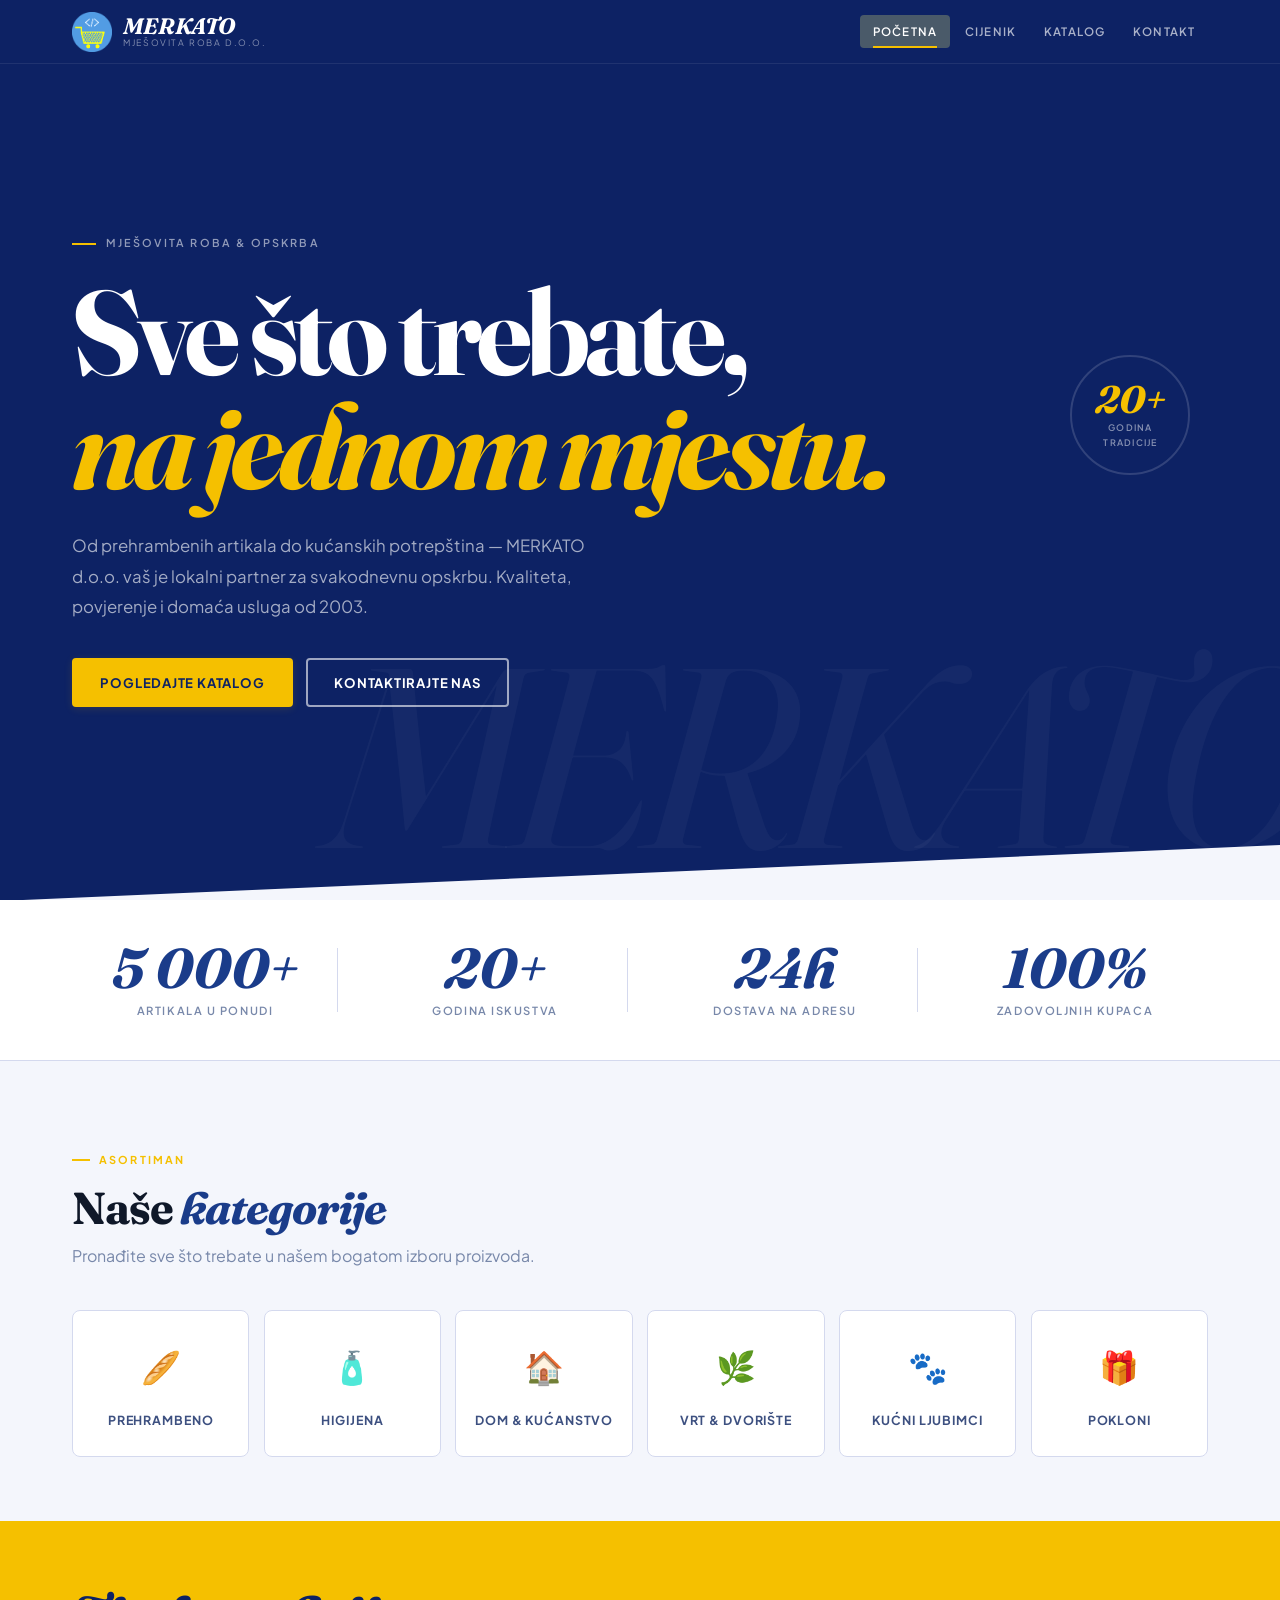
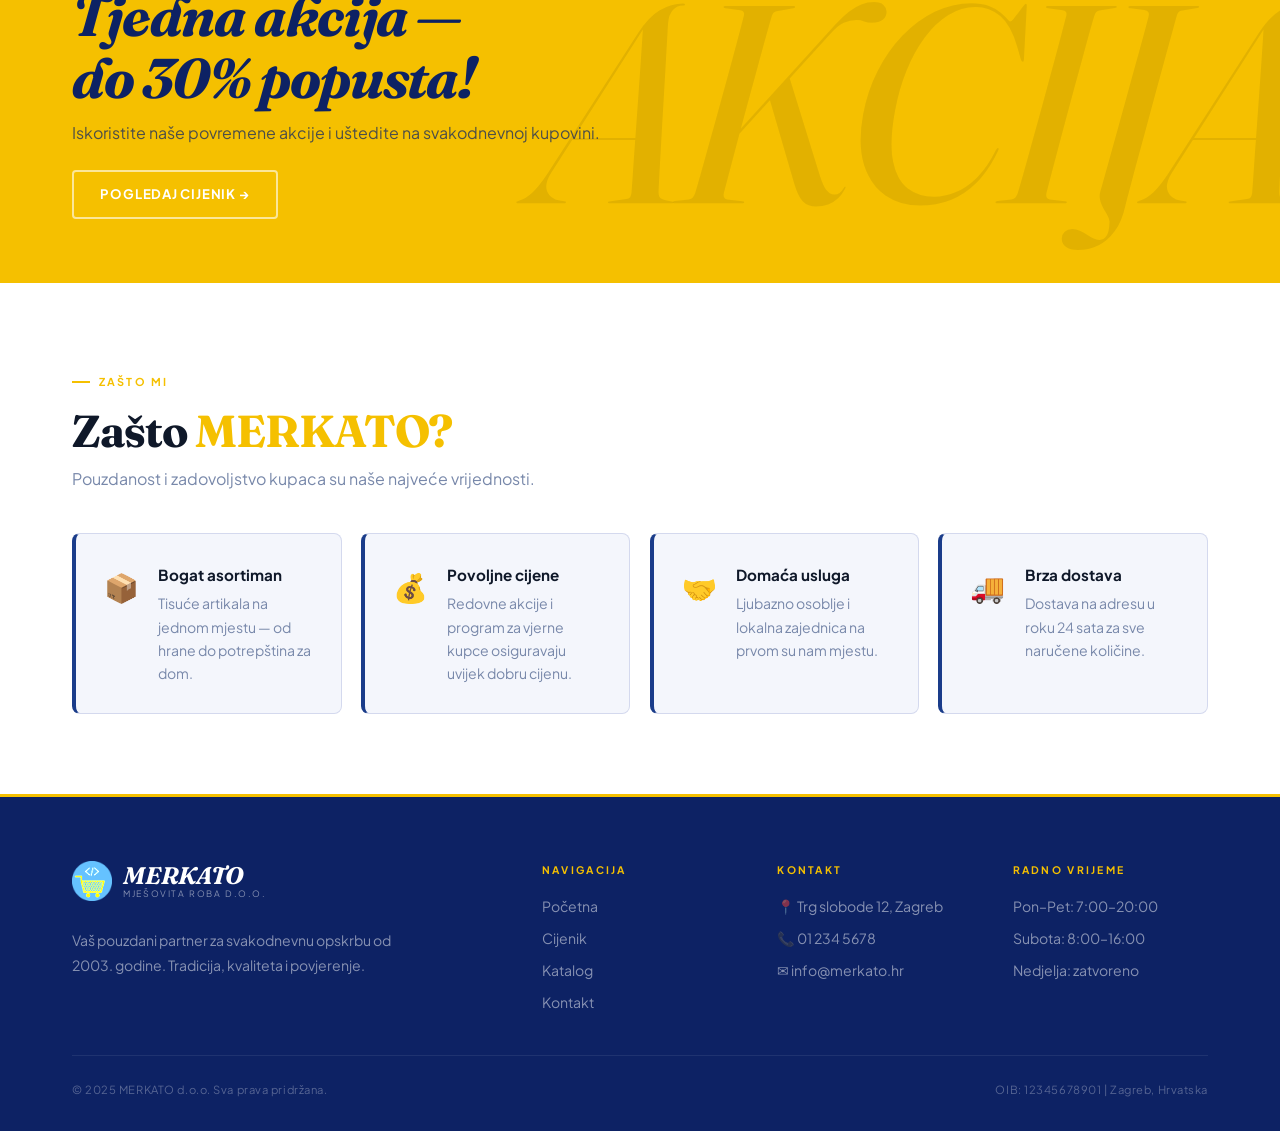
<file: index.html>
<!DOCTYPE html>
<html lang="hr">
<head>
  <meta charset="UTF-8">
  <meta name="viewport" content="width=device-width, initial-scale=1.0">
  <meta name="description" content="MERKATO d.o.o. – vaša pouzdana mješovita roba. Širok asortiman prehrambenih i neprehrambenih proizvoda po pristupačnim cijenama.">
  <meta name="author" content="Arsen Pshevlotskyi, Damir Ostriznij, Marko Ivoš, David Imrović, Noa Imrović">
  <title>Početna | MERKATO d.o.o.</title>
  <link rel="stylesheet" href="css/style.css">
</head>
<body>

  <!-- ======= HEADER ======= -->
  <header class="site-header" id="siteHeader">
    <div class="container header-inner">

      <a href="index.html" class="brand">
        <img src="images/logo.png" alt="MERKATO logo" class="brand__logo">
        <span class="brand__name">
          MERKATO
          <small>Mješovita roba d.o.o.</small>
        </span>
      </a>

      <button class="nav-toggle" id="navToggle" aria-label="Otvori navigaciju" aria-expanded="false" aria-controls="mainNav">
        <span></span><span></span><span></span>
      </button>

      <nav class="site-nav" id="mainNav" role="navigation" aria-label="Glavna navigacija">
        <ul class="nav-list">
          <li><a href="index.html" class="active" aria-current="page">Početna</a></li>
          <li><a href="pages/cijenik.html">Cijenik</a></li>
          <li><a href="pages/katalog.html">Katalog</a></li>
          <li><a href="pages/kontakt.html">Kontakt</a></li>
        </ul>
      </nav>

    </div>
  </header>

  <main>

    <!-- ======= HERO ======= -->
    <section class="hero" aria-label="Naslovni odjeljak">
      <div class="hero__watermark" aria-hidden="true">MERKATO</div>

      <div class="container">
        <span class="hero__eyebrow">Mješovita roba &amp; opskrba</span>
        <h1 class="hero__title">
          Sve što trebate,<br>
          <em>na jednom mjestu.</em>
        </h1>
        <p class="hero__desc">
          Od prehrambenih artikala do kućanskih potrepština — MERKATO d.o.o. vaš je lokalni partner za svakodnevnu opskrbu. Kvaliteta, povjerenje i domaća usluga od 2003.
        </p>
        <div class="hero__actions">
          <a href="pages/katalog.html" class="btn btn-primary">Pogledajte katalog</a>
          <a href="pages/kontakt.html" class="btn btn-outline-white">Kontaktirajte nas</a>
        </div>
      </div>

      <div class="hero__badge" aria-hidden="true">
        <strong>20+</strong>
        <span>Godina<br>tradicije</span>
      </div>
    </section>

    <!-- ======= STATS STRIP ======= -->
    <section class="stats-strip" aria-label="Statistike">
      <div class="container">
        <div class="stats-grid">
          <div class="stat-item">
            <div class="stat-num">5 000+</div>
            <div class="stat-label">Artikala u ponudi</div>
          </div>
          <div class="stat-item">
            <div class="stat-num">20+</div>
            <div class="stat-label">Godina iskustva</div>
          </div>
          <div class="stat-item">
            <div class="stat-num">24h</div>
            <div class="stat-label">Dostava na adresu</div>
          </div>
          <div class="stat-item">
            <div class="stat-num">100%</div>
            <div class="stat-label">Zadovoljnih kupaca</div>
          </div>
        </div>
      </div>
    </section>

    <!-- ======= CATEGORIES ======= -->
    <section class="categories" aria-labelledby="catTitle">
      <div class="container">
        <div class="section-header">
          <div class="section-kicker">Asortiman</div>
          <h2 class="section-title" id="catTitle">Naše <em>kategorije</em></h2>
          <p class="section-lead">Pronađite sve što trebate u našem bogatom izboru proizvoda.</p>
        </div>

        <ul class="cat-grid" role="list">
          <li class="cat-card">
            <span class="cat-card__icon" aria-hidden="true">🥖</span>
            <span class="cat-card__name">Prehrambeno</span>
          </li>
          <li class="cat-card">
            <span class="cat-card__icon" aria-hidden="true">🧴</span>
            <span class="cat-card__name">Higijena</span>
          </li>
          <li class="cat-card">
            <span class="cat-card__icon" aria-hidden="true">🏠</span>
            <span class="cat-card__name">Dom &amp; kućanstvo</span>
          </li>
          <li class="cat-card">
            <span class="cat-card__icon" aria-hidden="true">🌿</span>
            <span class="cat-card__name">Vrt &amp; dvorište</span>
          </li>
          <li class="cat-card">
            <span class="cat-card__icon" aria-hidden="true">🐾</span>
            <span class="cat-card__name">Kućni ljubimci</span>
          </li>
          <li class="cat-card">
            <span class="cat-card__icon" aria-hidden="true">🎁</span>
            <span class="cat-card__name">Pokloni</span>
          </li>
        </ul>
      </div>
    </section>

    <!-- ======= PROMO BANNER ======= -->
    <section class="promo-banner" aria-label="Promotivna ponuda">
      <div class="container">
        <div class="promo-banner__content">
          <div>
            <h2>Tjedna akcija —<br>do 30% popusta!</h2>
            <p>Iskoristite naše povremene akcije i uštedite na svakodnevnoj kupovini.</p>
            <a href="pages/cijenik.html" class="btn btn-outline-white">Pogledaj cijenik &rarr;</a>
          </div>
        </div>
      </div>
    </section>

    <!-- ======= WHY US ======= -->
    <section class="why-us" aria-labelledby="whyTitle">
      <div class="container">
        <div class="section-header">
          <div class="section-kicker">Zašto mi</div>
          <h2 class="section-title" id="whyTitle">Zašto <span>MERKATO?</span></h2>
          <p class="section-lead">Pouzdanost i zadovoljstvo kupaca su naše najveće vrijednosti.</p>
        </div>

        <ul class="why-grid" role="list">
          <li class="why-card">
            <span class="why-card__icon" aria-hidden="true">📦</span>
            <div class="why-card__body">
              <h3>Bogat asortiman</h3>
              <p>Tisuće artikala na jednom mjestu — od hrane do potrepština za dom.</p>
            </div>
          </li>
          <li class="why-card">
            <span class="why-card__icon" aria-hidden="true">💰</span>
            <div class="why-card__body">
              <h3>Povoljne cijene</h3>
              <p>Redovne akcije i program za vjerne kupce osiguravaju uvijek dobru cijenu.</p>
            </div>
          </li>
          <li class="why-card">
            <span class="why-card__icon" aria-hidden="true">🤝</span>
            <div class="why-card__body">
              <h3>Domaća usluga</h3>
              <p>Ljubazno osoblje i lokalna zajednica na prvom su nam mjestu.</p>
            </div>
          </li>
          <li class="why-card">
            <span class="why-card__icon" aria-hidden="true">🚚</span>
            <div class="why-card__body">
              <h3>Brza dostava</h3>
              <p>Dostava na adresu u roku 24 sata za sve naručene količine.</p>
            </div>
          </li>
        </ul>
      </div>
    </section>

  </main>

  <!-- ======= FOOTER ======= -->
  <footer class="site-footer" role="contentinfo">
    <div class="container">
      <div class="footer-grid">

        <div class="footer-brand">
          <a href="index.html" class="brand" style="display:inline-flex;margin-bottom:.85rem;">
            <img src="images/logo.png" alt="MERKATO logo" class="brand__logo" style="filter:brightness(1.3)">
            <span class="brand__name">
              MERKATO
              <small>Mješovita roba d.o.o.</small>
            </span>
          </a>
          <p>Vaš pouzdani partner za svakodnevnu opskrbu od 2003. godine. Tradicija, kvaliteta i povjerenje.</p>
        </div>

        <div class="footer-col">
          <h4>Navigacija</h4>
          <ul>
            <li><a href="index.html">Početna</a></li>
            <li><a href="pages/cijenik.html">Cijenik</a></li>
            <li><a href="pages/katalog.html">Katalog</a></li>
            <li><a href="pages/kontakt.html">Kontakt</a></li>
          </ul>
        </div>

        <div class="footer-col">
          <h4>Kontakt</h4>
          <ul>
            <li>📍 Trg slobode 12, Zagreb</li>
            <li>📞 <a href="tel:+38512345678">01 234 5678</a></li>
            <li>✉ <a href="mailto:info@merkato.hr">info@merkato.hr</a></li>
          </ul>
        </div>

        <div class="footer-col">
          <h4>Radno vrijeme</h4>
          <ul>
            <li>Pon–Pet: 7:00–20:00</li>
            <li>Subota: 8:00–16:00</li>
            <li>Nedjelja: zatvoreno</li>
          </ul>
        </div>

      </div>

      <div class="footer-bottom">
        <span>&copy; 2025 MERKATO d.o.o. Sva prava pridržana.</span>
        <span>OIB: 12345678901 | Zagreb, Hrvatska</span>
      </div>
    </div>
  </footer>

  <script>
    // Hamburger toggle
    const toggle = document.getElementById('navToggle');
    const nav    = document.getElementById('mainNav');
    toggle.addEventListener('click', () => {
      const open = toggle.getAttribute('aria-expanded') === 'true';
      toggle.setAttribute('aria-expanded', String(!open));
      nav.classList.toggle('is-open');
    });
    window.addEventListener('resize', () => {
      if (window.innerWidth >= 768) {
        toggle.setAttribute('aria-expanded', 'false');
        nav.classList.remove('is-open');
      }
    });

    // Scroll shadow on header
    const header = document.getElementById('siteHeader');
    window.addEventListener('scroll', () => {
      header.classList.toggle('scrolled', window.scrollY > 40);
    }, { passive: true });
  </script>

</body>
</html>
</file>
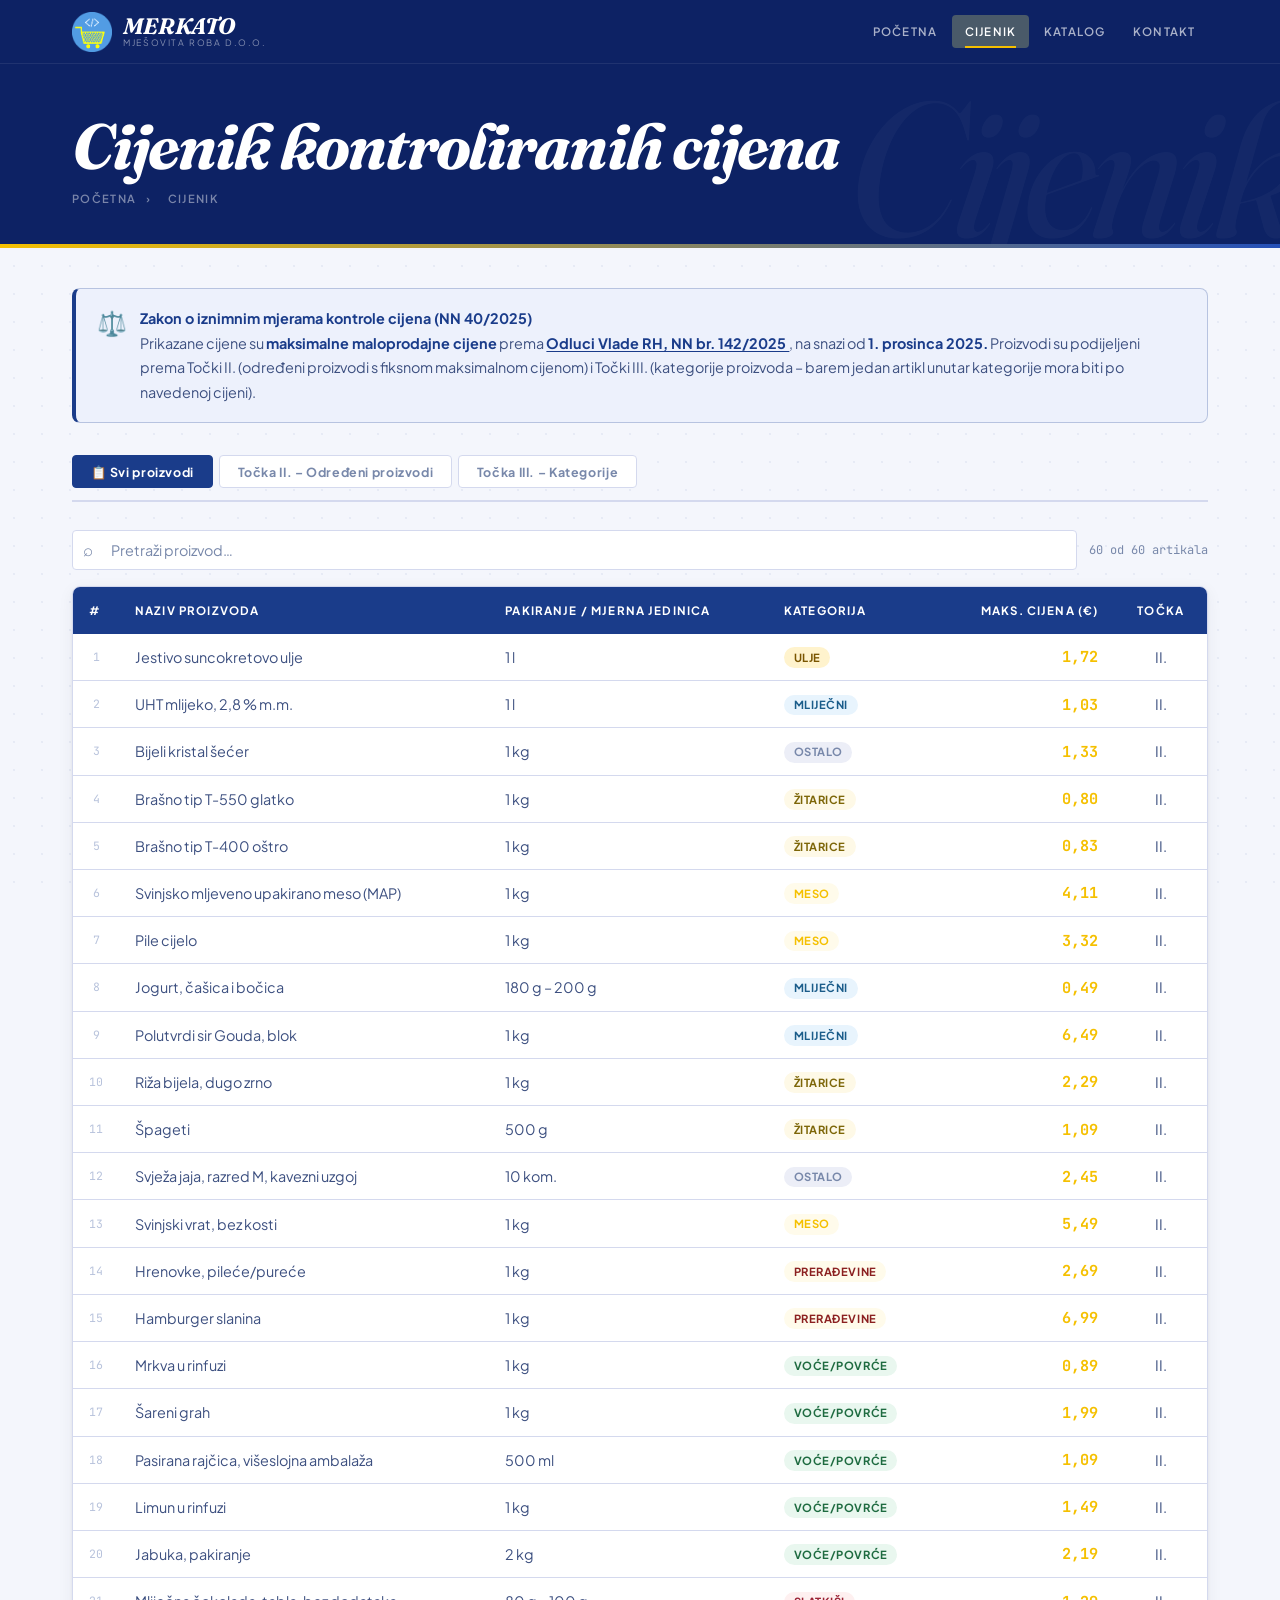
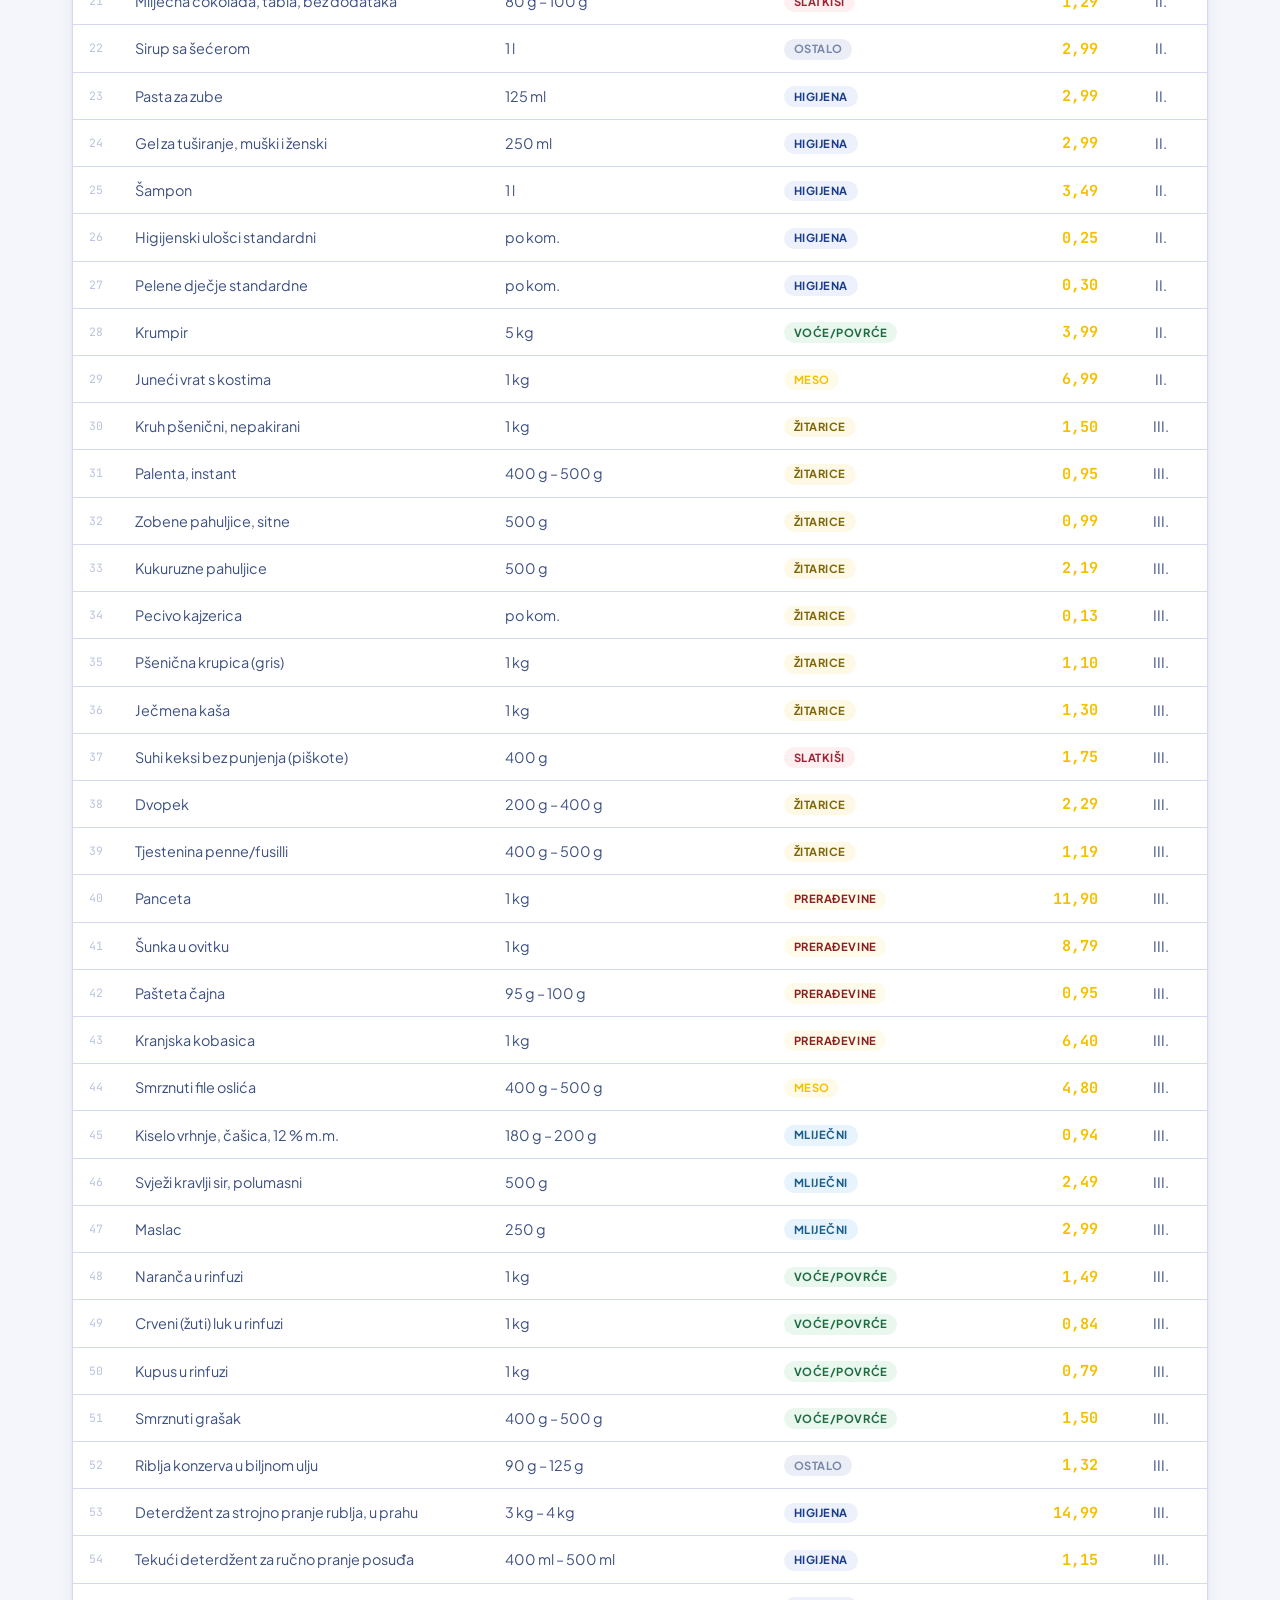
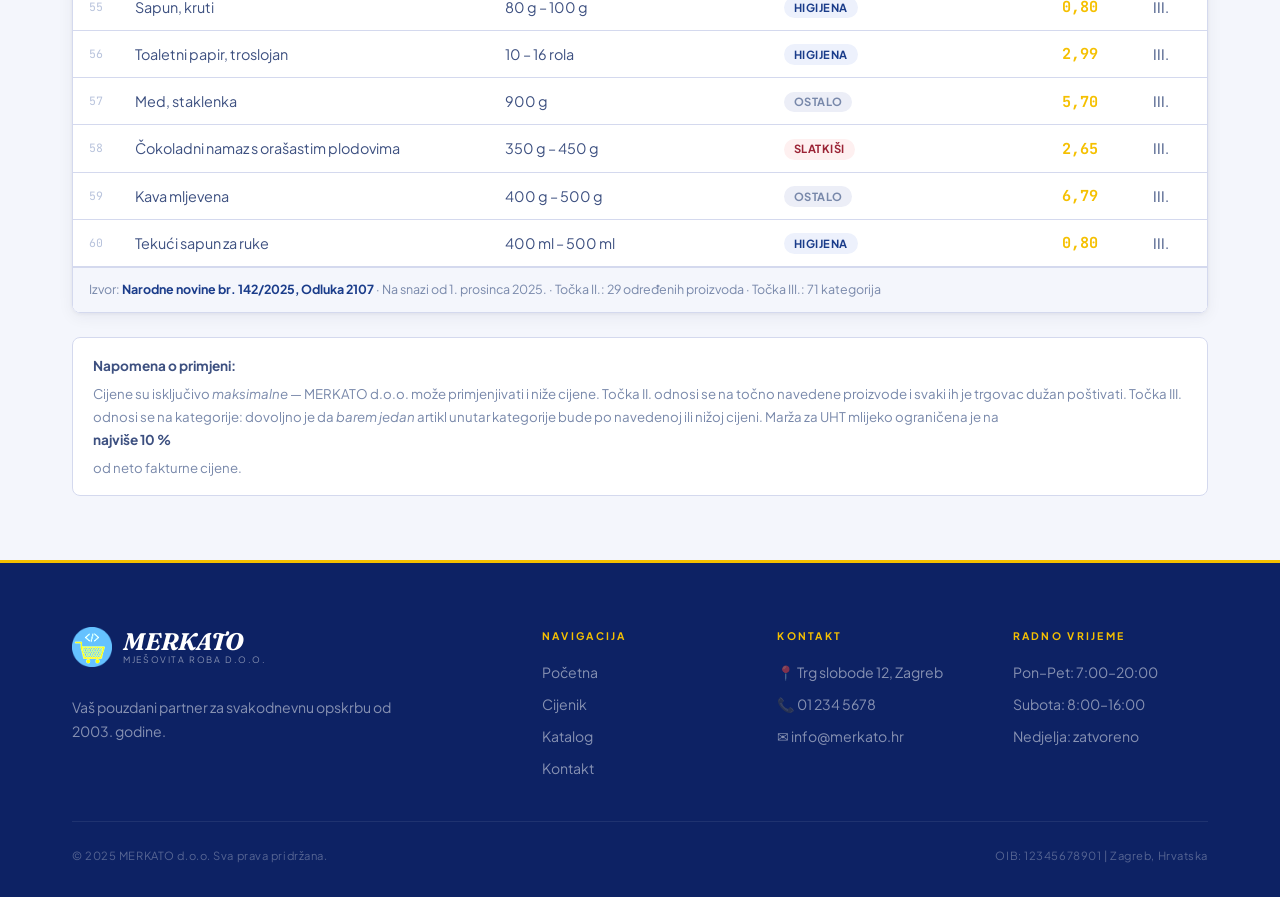
<file: pages/cijenik.html>
<!DOCTYPE html>
<html lang="hr">
<head>
  <meta charset="UTF-8">
  <meta name="viewport" content="width=device-width, initial-scale=1.0">
  <meta name="description" content="MERKATO d.o.o. – Cijenik proizvoda s ograničenim cijenama prema Odluci Vlade RH (NN 142/2025). Maksimalne maloprodajne cijene na snazi od 1. prosinca 2025.">
  <title>Cijenik | MERKATO d.o.o.</title>
  <link rel="stylesheet" href="../css/style.css">
</head>
<body>

  <!-- ======= HEADER ======= -->
  <header class="site-header" id="siteHeader">
    <div class="container header-inner">
      <a href="../index.html" class="brand">
        <img src="../images/logo.png" alt="MERKATO logo" class="brand__logo">
        <span class="brand__name">
          MERKATO
          <small>Mješovita roba d.o.o.</small>
        </span>
      </a>
      <button class="nav-toggle" id="navToggle" aria-label="Otvori navigaciju" aria-expanded="false" aria-controls="mainNav">
        <span></span><span></span><span></span>
      </button>
      <nav class="site-nav" id="mainNav" role="navigation" aria-label="Glavna navigacija">
        <ul class="nav-list">
          <li><a href="../index.html">Početna</a></li>
          <li><a href="cijenik.html" class="active" aria-current="page">Cijenik</a></li>
          <li><a href="katalog.html">Katalog</a></li>
          <li><a href="kontakt.html">Kontakt</a></li>
        </ul>
      </nav>
    </div>
  </header>

  <main>

    <!-- ======= PAGE BANNER ======= -->
    <div class="page-banner">
      <div class="page-banner__ghost" aria-hidden="true">Cijenik</div>
      <div class="container">
        <h1 class="page-banner__title">Cijenik kontroliranih cijena</h1>
        <nav class="breadcrumb" aria-label="Breadcrumb">
          <a href="../index.html">Početna</a>
          <span aria-hidden="true">›</span>
          <span>Cijenik</span>
        </nav>
      </div>
    </div>

    <!-- ======= CIJENIK ======= -->
    <section class="cijenik-section">
      <div class="container">

        <!-- Pravna napomena -->
        <div class="law-notice" role="note">
          <span class="law-notice__icon">⚖️</span>
          <div class="law-notice__text">
            <strong>Zakon o iznimnim mjerama kontrole cijena (NN 40/2025)</strong><br>
            Prikazane cijene su <strong>maksimalne maloprodajne cijene</strong> prema
            <a href="https://narodne-novine.nn.hr/eli/sluzbeni/2025/142/2107" target="_blank" rel="noopener">
              Odluci Vlade RH, NN br. 142/2025
            </a>, na snazi od <strong>1. prosinca 2025.</strong>
            Proizvodi su podijeljeni prema Točki II. (određeni proizvodi s fiksnom maksimalnom cijenom)
            i Točki III. (kategorije proizvoda – barem jedan artikl unutar kategorije mora biti po navedenoj cijeni).
          </div>
        </div>

        <!-- Tabovi -->
        <div class="tab-bar" role="tablist">
          <button class="tab-btn active" role="tab" aria-selected="true"  aria-controls="panel-all"  data-tab="all">📋 Svi proizvodi</button>
          <button class="tab-btn"        role="tab" aria-selected="false" aria-controls="panel-toc2" data-tab="toc2">Točka II. – Određeni proizvodi</button>
          <button class="tab-btn"        role="tab" aria-selected="false" aria-controls="panel-toc3" data-tab="toc3">Točka III. – Kategorije</button>
        </div>

        <!-- Panel: Svi -->
        <div class="tab-panel active" id="panel-all" role="tabpanel">
          <div class="table-toolbar">
            <div class="search-wrap">
              <input type="search" id="searchAll" placeholder="Pretraži proizvod…" aria-label="Pretraži sve proizvode">
            </div>
            <span class="row-count" id="countAll"></span>
          </div>
          <div class="table-wrap">
            <table id="tableAll">
              <thead>
                <tr>
                  <th class="row-num">#</th>
                  <th>Naziv proizvoda</th>
                  <th>Pakiranje / mjerna jedinica</th>
                  <th>Kategorija</th>
                  <th class="right">Maks. cijena (€)</th>
                  <th class="center">Točka</th>
                </tr>
              </thead>
              <tbody>
                <!-- TOČKA II -->
                <tr><td class="row-num">1</td><td>Jestivo suncokretovo ulje</td><td>1 l</td><td><span class="cat-badge cat-ulje">Ulje</span></td><td class="right price-cell">1,72</td><td class="center">II.</td></tr>
                <tr><td class="row-num">2</td><td>UHT mlijeko, 2,8 % m.m.</td><td>1 l</td><td><span class="cat-badge cat-mlijeko">Mliječni</span></td><td class="right price-cell">1,03</td><td class="center">II.</td></tr>
                <tr><td class="row-num">3</td><td>Bijeli kristal šećer</td><td>1 kg</td><td><span class="cat-badge cat-ostalo">Ostalo</span></td><td class="right price-cell">1,33</td><td class="center">II.</td></tr>
                <tr><td class="row-num">4</td><td>Brašno tip T-550 glatko</td><td>1 kg</td><td><span class="cat-badge cat-zitarice">Žitarice</span></td><td class="right price-cell">0,80</td><td class="center">II.</td></tr>
                <tr><td class="row-num">5</td><td>Brašno tip T-400 oštro</td><td>1 kg</td><td><span class="cat-badge cat-zitarice">Žitarice</span></td><td class="right price-cell">0,83</td><td class="center">II.</td></tr>
                <tr><td class="row-num">6</td><td>Svinjsko mljeveno upakirano meso (MAP)</td><td>1 kg</td><td><span class="cat-badge cat-meso">Meso</span></td><td class="right price-cell">4,11</td><td class="center">II.</td></tr>
                <tr><td class="row-num">7</td><td>Pile cijelo</td><td>1 kg</td><td><span class="cat-badge cat-meso">Meso</span></td><td class="right price-cell">3,32</td><td class="center">II.</td></tr>
                <tr><td class="row-num">8</td><td>Jogurt, čašica i bočica</td><td>180 g – 200 g</td><td><span class="cat-badge cat-mlijeko">Mliječni</span></td><td class="right price-cell">0,49</td><td class="center">II.</td></tr>
                <tr><td class="row-num">9</td><td>Polutvrdi sir Gouda, blok</td><td>1 kg</td><td><span class="cat-badge cat-mlijeko">Mliječni</span></td><td class="right price-cell">6,49</td><td class="center">II.</td></tr>
                <tr><td class="row-num">10</td><td>Riža bijela, dugo zrno</td><td>1 kg</td><td><span class="cat-badge cat-zitarice">Žitarice</span></td><td class="right price-cell">2,29</td><td class="center">II.</td></tr>
                <tr><td class="row-num">11</td><td>Špageti</td><td>500 g</td><td><span class="cat-badge cat-zitarice">Žitarice</span></td><td class="right price-cell">1,09</td><td class="center">II.</td></tr>
                <tr><td class="row-num">12</td><td>Svježa jaja, razred M, kavezni uzgoj</td><td>10 kom.</td><td><span class="cat-badge cat-ostalo">Ostalo</span></td><td class="right price-cell">2,45</td><td class="center">II.</td></tr>
                <tr><td class="row-num">13</td><td>Svinjski vrat, bez kosti</td><td>1 kg</td><td><span class="cat-badge cat-meso">Meso</span></td><td class="right price-cell">5,49</td><td class="center">II.</td></tr>
                <tr><td class="row-num">14</td><td>Hrenovke, pileće/pureće</td><td>1 kg</td><td><span class="cat-badge cat-prerađevine">Prerađevine</span></td><td class="right price-cell">2,69</td><td class="center">II.</td></tr>
                <tr><td class="row-num">15</td><td>Hamburger slanina</td><td>1 kg</td><td><span class="cat-badge cat-prerađevine">Prerađevine</span></td><td class="right price-cell">6,99</td><td class="center">II.</td></tr>
                <tr><td class="row-num">16</td><td>Mrkva u rinfuzi</td><td>1 kg</td><td><span class="cat-badge cat-voce-povrce">Voće/Povrće</span></td><td class="right price-cell">0,89</td><td class="center">II.</td></tr>
                <tr><td class="row-num">17</td><td>Šareni grah</td><td>1 kg</td><td><span class="cat-badge cat-voce-povrce">Voće/Povrće</span></td><td class="right price-cell">1,99</td><td class="center">II.</td></tr>
                <tr><td class="row-num">18</td><td>Pasirana rajčica, višeslojna ambalaža</td><td>500 ml</td><td><span class="cat-badge cat-voce-povrce">Voće/Povrće</span></td><td class="right price-cell">1,09</td><td class="center">II.</td></tr>
                <tr><td class="row-num">19</td><td>Limun u rinfuzi</td><td>1 kg</td><td><span class="cat-badge cat-voce-povrce">Voće/Povrće</span></td><td class="right price-cell">1,49</td><td class="center">II.</td></tr>
                <tr><td class="row-num">20</td><td>Jabuka, pakiranje</td><td>2 kg</td><td><span class="cat-badge cat-voce-povrce">Voće/Povrće</span></td><td class="right price-cell">2,19</td><td class="center">II.</td></tr>
                <tr><td class="row-num">21</td><td>Mliječna čokolada, tabla, bez dodataka</td><td>80 g – 100 g</td><td><span class="cat-badge cat-slatkisi">Slatkiši</span></td><td class="right price-cell">1,29</td><td class="center">II.</td></tr>
                <tr><td class="row-num">22</td><td>Sirup sa šećerom</td><td>1 l</td><td><span class="cat-badge cat-ostalo">Ostalo</span></td><td class="right price-cell">2,99</td><td class="center">II.</td></tr>
                <tr><td class="row-num">23</td><td>Pasta za zube</td><td>125 ml</td><td><span class="cat-badge cat-higijena">Higijena</span></td><td class="right price-cell">2,99</td><td class="center">II.</td></tr>
                <tr><td class="row-num">24</td><td>Gel za tuširanje, muški i ženski</td><td>250 ml</td><td><span class="cat-badge cat-higijena">Higijena</span></td><td class="right price-cell">2,99</td><td class="center">II.</td></tr>
                <tr><td class="row-num">25</td><td>Šampon</td><td>1 l</td><td><span class="cat-badge cat-higijena">Higijena</span></td><td class="right price-cell">3,49</td><td class="center">II.</td></tr>
                <tr><td class="row-num">26</td><td>Higijenski ulošci standardni</td><td>po kom.</td><td><span class="cat-badge cat-higijena">Higijena</span></td><td class="right price-cell">0,25</td><td class="center">II.</td></tr>
                <tr><td class="row-num">27</td><td>Pelene dječje standardne</td><td>po kom.</td><td><span class="cat-badge cat-higijena">Higijena</span></td><td class="right price-cell">0,30</td><td class="center">II.</td></tr>
                <tr><td class="row-num">28</td><td>Krumpir</td><td>5 kg</td><td><span class="cat-badge cat-voce-povrce">Voće/Povrće</span></td><td class="right price-cell">3,99</td><td class="center">II.</td></tr>
                <tr><td class="row-num">29</td><td>Juneći vrat s kostima</td><td>1 kg</td><td><span class="cat-badge cat-meso">Meso</span></td><td class="right price-cell">6,99</td><td class="center">II.</td></tr>
                <!-- TOČKA III -->
                <tr><td class="row-num">30</td><td>Kruh pšenični, nepakirani</td><td>1 kg</td><td><span class="cat-badge cat-zitarice">Žitarice</span></td><td class="right price-cell">1,50</td><td class="center">III.</td></tr>
                <tr><td class="row-num">31</td><td>Palenta, instant</td><td>400 g – 500 g</td><td><span class="cat-badge cat-zitarice">Žitarice</span></td><td class="right price-cell">0,95</td><td class="center">III.</td></tr>
                <tr><td class="row-num">32</td><td>Zobene pahuljice, sitne</td><td>500 g</td><td><span class="cat-badge cat-zitarice">Žitarice</span></td><td class="right price-cell">0,99</td><td class="center">III.</td></tr>
                <tr><td class="row-num">33</td><td>Kukuruzne pahuljice</td><td>500 g</td><td><span class="cat-badge cat-zitarice">Žitarice</span></td><td class="right price-cell">2,19</td><td class="center">III.</td></tr>
                <tr><td class="row-num">34</td><td>Pecivo kajzerica</td><td>po kom.</td><td><span class="cat-badge cat-zitarice">Žitarice</span></td><td class="right price-cell">0,13</td><td class="center">III.</td></tr>
                <tr><td class="row-num">35</td><td>Pšenična krupica (gris)</td><td>1 kg</td><td><span class="cat-badge cat-zitarice">Žitarice</span></td><td class="right price-cell">1,10</td><td class="center">III.</td></tr>
                <tr><td class="row-num">36</td><td>Ječmena kaša</td><td>1 kg</td><td><span class="cat-badge cat-zitarice">Žitarice</span></td><td class="right price-cell">1,30</td><td class="center">III.</td></tr>
                <tr><td class="row-num">37</td><td>Suhi keksi bez punjenja (piškote)</td><td>400 g</td><td><span class="cat-badge cat-slatkisi">Slatkiši</span></td><td class="right price-cell">1,75</td><td class="center">III.</td></tr>
                <tr><td class="row-num">38</td><td>Dvopek</td><td>200 g – 400 g</td><td><span class="cat-badge cat-zitarice">Žitarice</span></td><td class="right price-cell">2,29</td><td class="center">III.</td></tr>
                <tr><td class="row-num">39</td><td>Tjestenina penne/fusilli</td><td>400 g – 500 g</td><td><span class="cat-badge cat-zitarice">Žitarice</span></td><td class="right price-cell">1,19</td><td class="center">III.</td></tr>
                <tr><td class="row-num">40</td><td>Panceta</td><td>1 kg</td><td><span class="cat-badge cat-prerađevine">Prerađevine</span></td><td class="right price-cell">11,90</td><td class="center">III.</td></tr>
                <tr><td class="row-num">41</td><td>Šunka u ovitku</td><td>1 kg</td><td><span class="cat-badge cat-prerađevine">Prerađevine</span></td><td class="right price-cell">8,79</td><td class="center">III.</td></tr>
                <tr><td class="row-num">42</td><td>Pašteta čajna</td><td>95 g – 100 g</td><td><span class="cat-badge cat-prerađevine">Prerađevine</span></td><td class="right price-cell">0,95</td><td class="center">III.</td></tr>
                <tr><td class="row-num">43</td><td>Kranjska kobasica</td><td>1 kg</td><td><span class="cat-badge cat-prerađevine">Prerađevine</span></td><td class="right price-cell">6,40</td><td class="center">III.</td></tr>
                <tr><td class="row-num">44</td><td>Smrznuti file oslića</td><td>400 g – 500 g</td><td><span class="cat-badge cat-meso">Meso</span></td><td class="right price-cell">4,80</td><td class="center">III.</td></tr>
                <tr><td class="row-num">45</td><td>Kiselo vrhnje, čašica, 12 % m.m.</td><td>180 g – 200 g</td><td><span class="cat-badge cat-mlijeko">Mliječni</span></td><td class="right price-cell">0,94</td><td class="center">III.</td></tr>
                <tr><td class="row-num">46</td><td>Svježi kravlji sir, polumasni</td><td>500 g</td><td><span class="cat-badge cat-mlijeko">Mliječni</span></td><td class="right price-cell">2,49</td><td class="center">III.</td></tr>
                <tr><td class="row-num">47</td><td>Maslac</td><td>250 g</td><td><span class="cat-badge cat-mlijeko">Mliječni</span></td><td class="right price-cell">2,99</td><td class="center">III.</td></tr>
                <tr><td class="row-num">48</td><td>Naranča u rinfuzi</td><td>1 kg</td><td><span class="cat-badge cat-voce-povrce">Voće/Povrće</span></td><td class="right price-cell">1,49</td><td class="center">III.</td></tr>
                <tr><td class="row-num">49</td><td>Crveni (žuti) luk u rinfuzi</td><td>1 kg</td><td><span class="cat-badge cat-voce-povrce">Voće/Povrće</span></td><td class="right price-cell">0,84</td><td class="center">III.</td></tr>
                <tr><td class="row-num">50</td><td>Kupus u rinfuzi</td><td>1 kg</td><td><span class="cat-badge cat-voce-povrce">Voće/Povrće</span></td><td class="right price-cell">0,79</td><td class="center">III.</td></tr>
                <tr><td class="row-num">51</td><td>Smrznuti grašak</td><td>400 g – 500 g</td><td><span class="cat-badge cat-voce-povrce">Voće/Povrće</span></td><td class="right price-cell">1,50</td><td class="center">III.</td></tr>
                <tr><td class="row-num">52</td><td>Riblja konzerva u biljnom ulju</td><td>90 g – 125 g</td><td><span class="cat-badge cat-ostalo">Ostalo</span></td><td class="right price-cell">1,32</td><td class="center">III.</td></tr>
                <tr><td class="row-num">53</td><td>Deterdžent za strojno pranje rublja, u prahu</td><td>3 kg – 4 kg</td><td><span class="cat-badge cat-higijena">Higijena</span></td><td class="right price-cell">14,99</td><td class="center">III.</td></tr>
                <tr><td class="row-num">54</td><td>Tekući deterdžent za ručno pranje posuđa</td><td>400 ml – 500 ml</td><td><span class="cat-badge cat-higijena">Higijena</span></td><td class="right price-cell">1,15</td><td class="center">III.</td></tr>
                <tr><td class="row-num">55</td><td>Sapun, kruti</td><td>80 g – 100 g</td><td><span class="cat-badge cat-higijena">Higijena</span></td><td class="right price-cell">0,80</td><td class="center">III.</td></tr>
                <tr><td class="row-num">56</td><td>Toaletni papir, troslojan</td><td>10 – 16 rola</td><td><span class="cat-badge cat-higijena">Higijena</span></td><td class="right price-cell">2,99</td><td class="center">III.</td></tr>
                <tr><td class="row-num">57</td><td>Med, staklenka</td><td>900 g</td><td><span class="cat-badge cat-ostalo">Ostalo</span></td><td class="right price-cell">5,70</td><td class="center">III.</td></tr>
                <tr><td class="row-num">58</td><td>Čokoladni namaz s orašastim plodovima</td><td>350 g – 450 g</td><td><span class="cat-badge cat-slatkisi">Slatkiši</span></td><td class="right price-cell">2,65</td><td class="center">III.</td></tr>
                <tr><td class="row-num">59</td><td>Kava mljevena</td><td>400 g – 500 g</td><td><span class="cat-badge cat-ostalo">Ostalo</span></td><td class="right price-cell">6,79</td><td class="center">III.</td></tr>
                <tr><td class="row-num">60</td><td>Tekući sapun za ruke</td><td>400 ml – 500 ml</td><td><span class="cat-badge cat-higijena">Higijena</span></td><td class="right price-cell">0,80</td><td class="center">III.</td></tr>
              </tbody>
              <tfoot>
                <tr>
                  <td colspan="6">
                    Izvor: <a href="https://narodne-novine.nn.hr/eli/sluzbeni/2025/142/2107" target="_blank" rel="noopener">Narodne novine br. 142/2025, Odluka 2107</a> · Na snazi od 1. prosinca 2025. · Točka II.: 29 određenih proizvoda · Točka III.: 71 kategorija
                  </td>
                </tr>
              </tfoot>
            </table>
          </div>
          <p class="no-results" id="noResultsAll"><span>🔍</span>Nema rezultata za uneseni pojam.</p>
        </div>

        <!-- Panel: Točka II -->
        <div class="tab-panel" id="panel-toc2" role="tabpanel">
          <p style="font-size:.9rem;color:var(--text-muted);margin-bottom:1.25rem;">
            <strong style="color:var(--blue);">Točka II.</strong> — određeni proizvodi s fiksnom maksimalnom maloprodajnom cijenom. Svaki trgovac dužan je primjenjivati navedene cijene.
          </p>
          <div class="table-wrap">
            <table>
              <thead>
                <tr>
                  <th class="row-num">#</th>
                  <th>Naziv proizvoda</th>
                  <th>Pakiranje / mj. jedinica</th>
                  <th>Kategorija</th>
                  <th class="right">Maks. cijena (€)</th>
                </tr>
              </thead>
              <tbody>
                <tr><td class="row-num">1</td><td>Jestivo suncokretovo ulje</td><td>1 l</td><td><span class="cat-badge cat-ulje">Ulje</span></td><td class="right price-cell">1,72</td></tr>
                <tr><td class="row-num">2</td><td>UHT mlijeko, 2,8 % m.m.</td><td>1 l</td><td><span class="cat-badge cat-mlijeko">Mliječni</span></td><td class="right price-cell">1,03</td></tr>
                <tr><td class="row-num">3</td><td>Bijeli kristal šećer</td><td>1 kg</td><td><span class="cat-badge cat-ostalo">Ostalo</span></td><td class="right price-cell">1,33</td></tr>
                <tr><td class="row-num">4</td><td>Brašno tip T-550 glatko</td><td>1 kg</td><td><span class="cat-badge cat-zitarice">Žitarice</span></td><td class="right price-cell">0,80</td></tr>
                <tr><td class="row-num">5</td><td>Brašno tip T-400 oštro</td><td>1 kg</td><td><span class="cat-badge cat-zitarice">Žitarice</span></td><td class="right price-cell">0,83</td></tr>
                <tr><td class="row-num">6</td><td>Svinjsko mljeveno upakirano meso (MAP)</td><td>1 kg</td><td><span class="cat-badge cat-meso">Meso</span></td><td class="right price-cell">4,11</td></tr>
                <tr><td class="row-num">7</td><td>Pile cijelo</td><td>1 kg</td><td><span class="cat-badge cat-meso">Meso</span></td><td class="right price-cell">3,32</td></tr>
                <tr><td class="row-num">8</td><td>Jogurt, čašica i bočica</td><td>180 g – 200 g</td><td><span class="cat-badge cat-mlijeko">Mliječni</span></td><td class="right price-cell">0,49</td></tr>
                <tr><td class="row-num">9</td><td>Polutvrdi sir Gouda, blok</td><td>1 kg</td><td><span class="cat-badge cat-mlijeko">Mliječni</span></td><td class="right price-cell">6,49</td></tr>
                <tr><td class="row-num">10</td><td>Riža bijela, dugo zrno</td><td>1 kg</td><td><span class="cat-badge cat-zitarice">Žitarice</span></td><td class="right price-cell">2,29</td></tr>
                <tr><td class="row-num">11</td><td>Špageti</td><td>500 g</td><td><span class="cat-badge cat-zitarice">Žitarice</span></td><td class="right price-cell">1,09</td></tr>
                <tr><td class="row-num">12</td><td>Svježa jaja, razred M, kavezni uzgoj</td><td>10 kom.</td><td><span class="cat-badge cat-ostalo">Ostalo</span></td><td class="right price-cell">2,45</td></tr>
                <tr><td class="row-num">13</td><td>Svinjski vrat, bez kosti</td><td>1 kg</td><td><span class="cat-badge cat-meso">Meso</span></td><td class="right price-cell">5,49</td></tr>
                <tr><td class="row-num">14</td><td>Hrenovke, pileće/pureće</td><td>1 kg</td><td><span class="cat-badge cat-prerađevine">Prerađevine</span></td><td class="right price-cell">2,69</td></tr>
                <tr><td class="row-num">15</td><td>Hamburger slanina</td><td>1 kg</td><td><span class="cat-badge cat-prerađevine">Prerađevine</span></td><td class="right price-cell">6,99</td></tr>
                <tr><td class="row-num">16</td><td>Mrkva u rinfuzi</td><td>1 kg</td><td><span class="cat-badge cat-voce-povrce">Voće/Povrće</span></td><td class="right price-cell">0,89</td></tr>
                <tr><td class="row-num">17</td><td>Šareni grah</td><td>1 kg</td><td><span class="cat-badge cat-voce-povrce">Voće/Povrće</span></td><td class="right price-cell">1,99</td></tr>
                <tr><td class="row-num">18</td><td>Pasirana rajčica, višeslojna ambalaža</td><td>500 ml</td><td><span class="cat-badge cat-voce-povrce">Voće/Povrće</span></td><td class="right price-cell">1,09</td></tr>
                <tr><td class="row-num">19</td><td>Limun u rinfuzi</td><td>1 kg</td><td><span class="cat-badge cat-voce-povrce">Voće/Povrće</span></td><td class="right price-cell">1,49</td></tr>
                <tr><td class="row-num">20</td><td>Jabuka, pakiranje</td><td>2 kg</td><td><span class="cat-badge cat-voce-povrce">Voće/Povrće</span></td><td class="right price-cell">2,19</td></tr>
                <tr><td class="row-num">21</td><td>Mliječna čokolada, tabla, bez dodataka</td><td>80 g – 100 g</td><td><span class="cat-badge cat-slatkisi">Slatkiši</span></td><td class="right price-cell">1,29</td></tr>
                <tr><td class="row-num">22</td><td>Sirup sa šećerom</td><td>1 l</td><td><span class="cat-badge cat-ostalo">Ostalo</span></td><td class="right price-cell">2,99</td></tr>
                <tr><td class="row-num">23</td><td>Pasta za zube</td><td>125 ml</td><td><span class="cat-badge cat-higijena">Higijena</span></td><td class="right price-cell">2,99</td></tr>
                <tr><td class="row-num">24</td><td>Gel za tuširanje, muški i ženski</td><td>250 ml</td><td><span class="cat-badge cat-higijena">Higijena</span></td><td class="right price-cell">2,99</td></tr>
                <tr><td class="row-num">25</td><td>Šampon</td><td>1 l</td><td><span class="cat-badge cat-higijena">Higijena</span></td><td class="right price-cell">3,49</td></tr>
                <tr><td class="row-num">26</td><td>Higijenski ulošci standardni</td><td>po kom.</td><td><span class="cat-badge cat-higijena">Higijena</span></td><td class="right price-cell">0,25</td></tr>
                <tr><td class="row-num">27</td><td>Pelene dječje standardne</td><td>po kom.</td><td><span class="cat-badge cat-higijena">Higijena</span></td><td class="right price-cell">0,30</td></tr>
                <tr><td class="row-num">28</td><td>Krumpir</td><td>5 kg</td><td><span class="cat-badge cat-voce-povrce">Voće/Povrće</span></td><td class="right price-cell">3,99</td></tr>
                <tr><td class="row-num">29</td><td>Juneći vrat s kostima</td><td>1 kg</td><td><span class="cat-badge cat-meso">Meso</span></td><td class="right price-cell">6,99</td></tr>
              </tbody>
              <tfoot><tr><td colspan="5">Točka II. — 29 određenih proizvoda s fiksnom maksimalnom cijenom · NN 142/2025</td></tr></tfoot>
            </table>
          </div>
        </div>

        <!-- Panel: Točka III -->
        <div class="tab-panel" id="panel-toc3" role="tabpanel">
          <p style="font-size:.9rem;color:var(--text-muted);margin-bottom:1.25rem;">
            <strong style="color:var(--blue);">Točka III.</strong> — kategorije proizvoda. Trgovac je dužan imati u asortimanu <em>barem jedan artikl</em> unutar svake kategorije po navedenoj cijeni.
          </p>
          <div class="table-wrap">
            <table>
              <thead>
                <tr>
                  <th class="row-num">#</th>
                  <th>Naziv kategorije / proizvoda</th>
                  <th>Pakiranje / mj. jedinica</th>
                  <th>Kategorija</th>
                  <th class="right">Maks. cijena (€)</th>
                </tr>
              </thead>
              <tbody>
                <tr><td class="row-num">1</td><td>Kruh pšenični, nepakirani</td><td>1 kg</td><td><span class="cat-badge cat-zitarice">Žitarice</span></td><td class="right price-cell">1,50</td></tr>
                <tr><td class="row-num">2</td><td>Palenta, instant</td><td>400 g – 500 g</td><td><span class="cat-badge cat-zitarice">Žitarice</span></td><td class="right price-cell">0,95</td></tr>
                <tr><td class="row-num">3</td><td>Zobene pahuljice, sitne</td><td>500 g</td><td><span class="cat-badge cat-zitarice">Žitarice</span></td><td class="right price-cell">0,99</td></tr>
                <tr><td class="row-num">4</td><td>Kukuruzne pahuljice</td><td>500 g</td><td><span class="cat-badge cat-zitarice">Žitarice</span></td><td class="right price-cell">2,19</td></tr>
                <tr><td class="row-num">5</td><td>Pecivo kajzerica</td><td>po kom.</td><td><span class="cat-badge cat-zitarice">Žitarice</span></td><td class="right price-cell">0,13</td></tr>
                <tr><td class="row-num">6</td><td>Pšenična krupica (gris)</td><td>1 kg</td><td><span class="cat-badge cat-zitarice">Žitarice</span></td><td class="right price-cell">1,10</td></tr>
                <tr><td class="row-num">7</td><td>Ječmena kaša</td><td>1 kg</td><td><span class="cat-badge cat-zitarice">Žitarice</span></td><td class="right price-cell">1,30</td></tr>
                <tr><td class="row-num">8</td><td>Suhi keksi bez punjenja (piškote)</td><td>400 g</td><td><span class="cat-badge cat-slatkisi">Slatkiši</span></td><td class="right price-cell">1,75</td></tr>
                <tr><td class="row-num">9</td><td>Dvopek</td><td>200 g – 400 g</td><td><span class="cat-badge cat-zitarice">Žitarice</span></td><td class="right price-cell">2,29</td></tr>
                <tr><td class="row-num">10</td><td>Tjestenina penne/fusilli</td><td>400 g – 500 g</td><td><span class="cat-badge cat-zitarice">Žitarice</span></td><td class="right price-cell">1,19</td></tr>
                <tr><td class="row-num">11</td><td>Panceta</td><td>1 kg</td><td><span class="cat-badge cat-prerađevine">Prerađevine</span></td><td class="right price-cell">11,90</td></tr>
                <tr><td class="row-num">12</td><td>Šunka u ovitku</td><td>1 kg</td><td><span class="cat-badge cat-prerađevine">Prerađevine</span></td><td class="right price-cell">8,79</td></tr>
                <tr><td class="row-num">13</td><td>Pašteta čajna</td><td>95 g – 100 g</td><td><span class="cat-badge cat-prerađevine">Prerađevine</span></td><td class="right price-cell">0,95</td></tr>
                <tr><td class="row-num">14</td><td>Kranjska kobasica</td><td>1 kg</td><td><span class="cat-badge cat-prerađevine">Prerađevine</span></td><td class="right price-cell">6,40</td></tr>
                <tr><td class="row-num">15</td><td>Smrznuti file oslića</td><td>400 g – 500 g</td><td><span class="cat-badge cat-meso">Meso</span></td><td class="right price-cell">4,80</td></tr>
                <tr><td class="row-num">16</td><td>Kiselo vrhnje, čašica, 12 % m.m.</td><td>180 g – 200 g</td><td><span class="cat-badge cat-mlijeko">Mliječni</span></td><td class="right price-cell">0,94</td></tr>
                <tr><td class="row-num">17</td><td>Svježi kravlji sir, polumasni</td><td>500 g</td><td><span class="cat-badge cat-mlijeko">Mliječni</span></td><td class="right price-cell">2,49</td></tr>
                <tr><td class="row-num">18</td><td>Maslac</td><td>250 g</td><td><span class="cat-badge cat-mlijeko">Mliječni</span></td><td class="right price-cell">2,99</td></tr>
                <tr><td class="row-num">19</td><td>Naranča u rinfuzi</td><td>1 kg</td><td><span class="cat-badge cat-voce-povrce">Voće/Povrće</span></td><td class="right price-cell">1,49</td></tr>
                <tr><td class="row-num">20</td><td>Crveni (žuti) luk u rinfuzi</td><td>1 kg</td><td><span class="cat-badge cat-voce-povrce">Voće/Povrće</span></td><td class="right price-cell">0,84</td></tr>
                <tr><td class="row-num">21</td><td>Kupus u rinfuzi</td><td>1 kg</td><td><span class="cat-badge cat-voce-povrce">Voće/Povrće</span></td><td class="right price-cell">0,79</td></tr>
                <tr><td class="row-num">22</td><td>Smrznuti grašak</td><td>400 g – 500 g</td><td><span class="cat-badge cat-voce-povrce">Voće/Povrće</span></td><td class="right price-cell">1,50</td></tr>
                <tr><td class="row-num">23</td><td>Riblja konzerva u biljnom ulju</td><td>90 g – 125 g</td><td><span class="cat-badge cat-ostalo">Ostalo</span></td><td class="right price-cell">1,32</td></tr>
                <tr><td class="row-num">24</td><td>Deterdžent za strojno pranje rublja, u prahu</td><td>3 kg – 4 kg</td><td><span class="cat-badge cat-higijena">Higijena</span></td><td class="right price-cell">14,99</td></tr>
                <tr><td class="row-num">25</td><td>Tekući deterdžent za ručno pranje posuđa</td><td>400 ml – 500 ml</td><td><span class="cat-badge cat-higijena">Higijena</span></td><td class="right price-cell">1,15</td></tr>
                <tr><td class="row-num">26</td><td>Sapun, kruti</td><td>80 g – 100 g</td><td><span class="cat-badge cat-higijena">Higijena</span></td><td class="right price-cell">0,80</td></tr>
                <tr><td class="row-num">27</td><td>Toaletni papir, troslojan</td><td>10 – 16 rola</td><td><span class="cat-badge cat-higijena">Higijena</span></td><td class="right price-cell">2,99</td></tr>
                <tr><td class="row-num">28</td><td>Med, staklenka</td><td>900 g</td><td><span class="cat-badge cat-ostalo">Ostalo</span></td><td class="right price-cell">5,70</td></tr>
                <tr><td class="row-num">29</td><td>Čokoladni namaz s orašastim plodovima</td><td>350 g – 450 g</td><td><span class="cat-badge cat-slatkisi">Slatkiši</span></td><td class="right price-cell">2,65</td></tr>
                <tr><td class="row-num">30</td><td>Kava mljevena</td><td>400 g – 500 g</td><td><span class="cat-badge cat-ostalo">Ostalo</span></td><td class="right price-cell">6,79</td></tr>
                <tr><td class="row-num">31</td><td>Tekući sapun za ruke</td><td>400 ml – 500 ml</td><td><span class="cat-badge cat-higijena">Higijena</span></td><td class="right price-cell">0,80</td></tr>
              </tbody>
              <tfoot><tr><td colspan="5">Točka III. — odabrane kategorije · NN 142/2025 (ukupno 71 kategorija u Odluci)</td></tr></tfoot>
            </table>
          </div>
        </div>

        <!-- Legenda -->
        <div class="legend-box">
          <strong>Napomena o primjeni:</strong>
          Cijene su isključivo <em>maksimalne</em> — MERKATO d.o.o. može primjenjivati i niže cijene.
          Točka II. odnosi se na točno navedene proizvode i svaki ih je trgovac dužan poštivati.
          Točka III. odnosi se na kategorije: dovoljno je da <em>barem jedan</em> artikl unutar kategorije bude po navedenoj ili nižoj cijeni.
          Marža za UHT mlijeko ograničena je na <strong>najviše 10 %</strong> od neto fakturne cijene.
        </div>

      </div>
    </section>

  </main>

  <!-- ======= FOOTER ======= -->
  <footer class="site-footer" role="contentinfo">
    <div class="container">
      <div class="footer-grid">
        <div class="footer-brand">
          <a href="../index.html" class="brand" style="display:inline-flex;margin-bottom:.85rem;">
            <img src="../images/logo.png" alt="MERKATO logo" class="brand__logo" style="filter:brightness(1.3)">
            <span class="brand__name">MERKATO<small>Mješovita roba d.o.o.</small></span>
          </a>
          <p>Vaš pouzdani partner za svakodnevnu opskrbu od 2003. godine.</p>
        </div>
        <div class="footer-col">
          <h4>Navigacija</h4>
          <ul>
            <li><a href="../index.html">Početna</a></li>
            <li><a href="cijenik.html">Cijenik</a></li>
            <li><a href="katalog.html">Katalog</a></li>
            <li><a href="kontakt.html">Kontakt</a></li>
          </ul>
        </div>
        <div class="footer-col">
          <h4>Kontakt</h4>
          <ul>
            <li>📍 Trg slobode 12, Zagreb</li>
            <li>📞 <a href="tel:+38512345678">01 234 5678</a></li>
            <li>✉ <a href="mailto:info@merkato.hr">info@merkato.hr</a></li>
          </ul>
        </div>
        <div class="footer-col">
          <h4>Radno vrijeme</h4>
          <ul>
            <li>Pon–Pet: 7:00–20:00</li>
            <li>Subota: 8:00–16:00</li>
            <li>Nedjelja: zatvoreno</li>
          </ul>
        </div>
      </div>
      <div class="footer-bottom">
        <span>&copy; 2025 MERKATO d.o.o. Sva prava pridržana.</span>
        <span>OIB: 12345678901 | Zagreb, Hrvatska</span>
      </div>
    </div>
  </footer>

  <script>
    // Hamburger
    const toggle = document.getElementById('navToggle');
    const nav    = document.getElementById('mainNav');
    toggle.addEventListener('click', () => {
      const open = toggle.getAttribute('aria-expanded') === 'true';
      toggle.setAttribute('aria-expanded', String(!open));
      nav.classList.toggle('is-open');
    });
    window.addEventListener('resize', () => {
      if (window.innerWidth >= 768) {
        toggle.setAttribute('aria-expanded', 'false');
        nav.classList.remove('is-open');
      }
    });

    // Scroll shadow
    const header = document.getElementById('siteHeader');
    window.addEventListener('scroll', () => {
      header.classList.toggle('scrolled', window.scrollY > 40);
    }, { passive: true });

    // Tabs
    document.querySelectorAll('.tab-btn').forEach(btn => {
      btn.addEventListener('click', () => {
        document.querySelectorAll('.tab-btn').forEach(b => {
          b.classList.remove('active');
          b.setAttribute('aria-selected', 'false');
        });
        document.querySelectorAll('.tab-panel').forEach(p => p.classList.remove('active'));
        btn.classList.add('active');
        btn.setAttribute('aria-selected', 'true');
        document.getElementById('panel-' + btn.dataset.tab).classList.add('active');
      });
    });

    // Search
    const searchInput = document.getElementById('searchAll');
    const tableRows   = document.querySelectorAll('#tableAll tbody tr');
    const countEl     = document.getElementById('countAll');
    const noResults   = document.getElementById('noResultsAll');

    function updateCount() {
      const visible = [...tableRows].filter(r => !r.classList.contains('hidden')).length;
      countEl.textContent = visible + ' od ' + tableRows.length + ' artikala';
      noResults.style.display = visible === 0 ? 'block' : 'none';
    }

    searchInput.addEventListener('input', () => {
      const q = searchInput.value.toLowerCase().trim();
      tableRows.forEach(row => {
        row.classList.toggle('hidden', q.length > 0 && !row.textContent.toLowerCase().includes(q));
      });
      updateCount();
    });
    updateCount();
  </script>

</body>
</html>
</file>
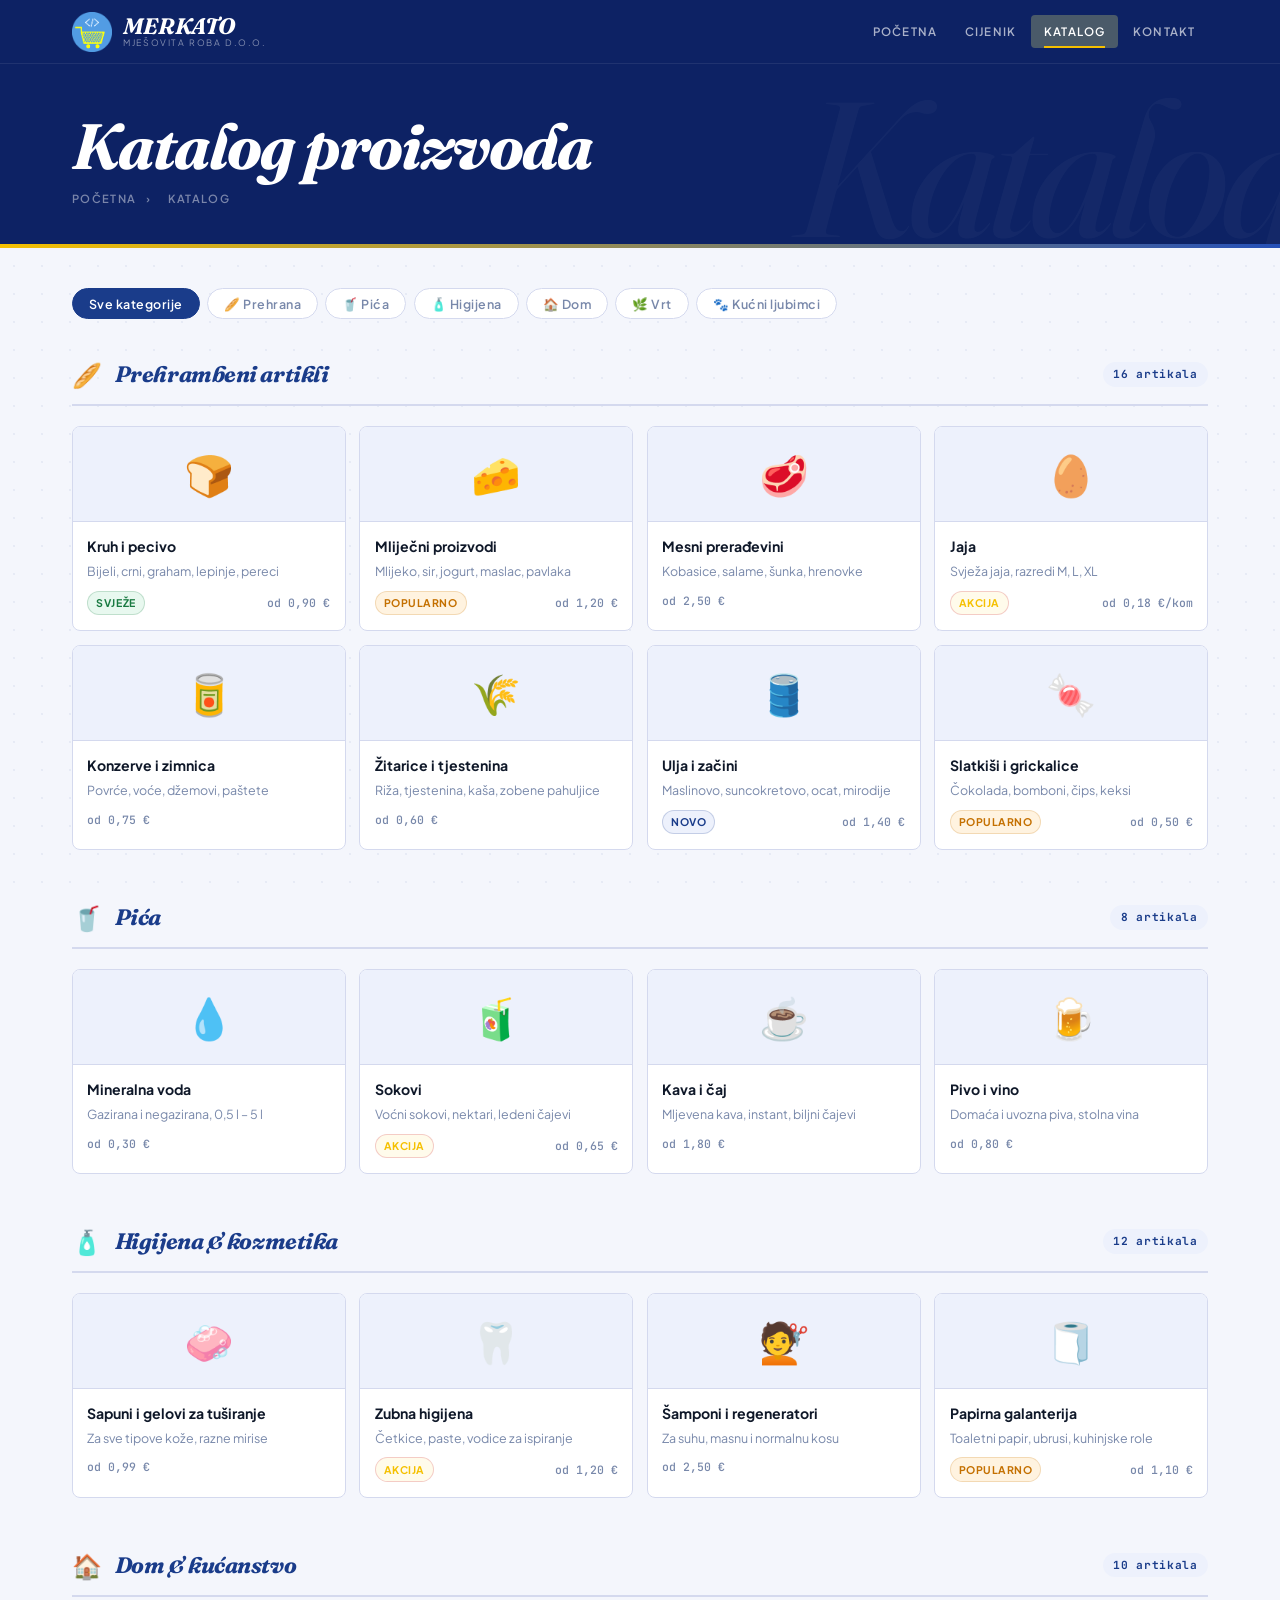
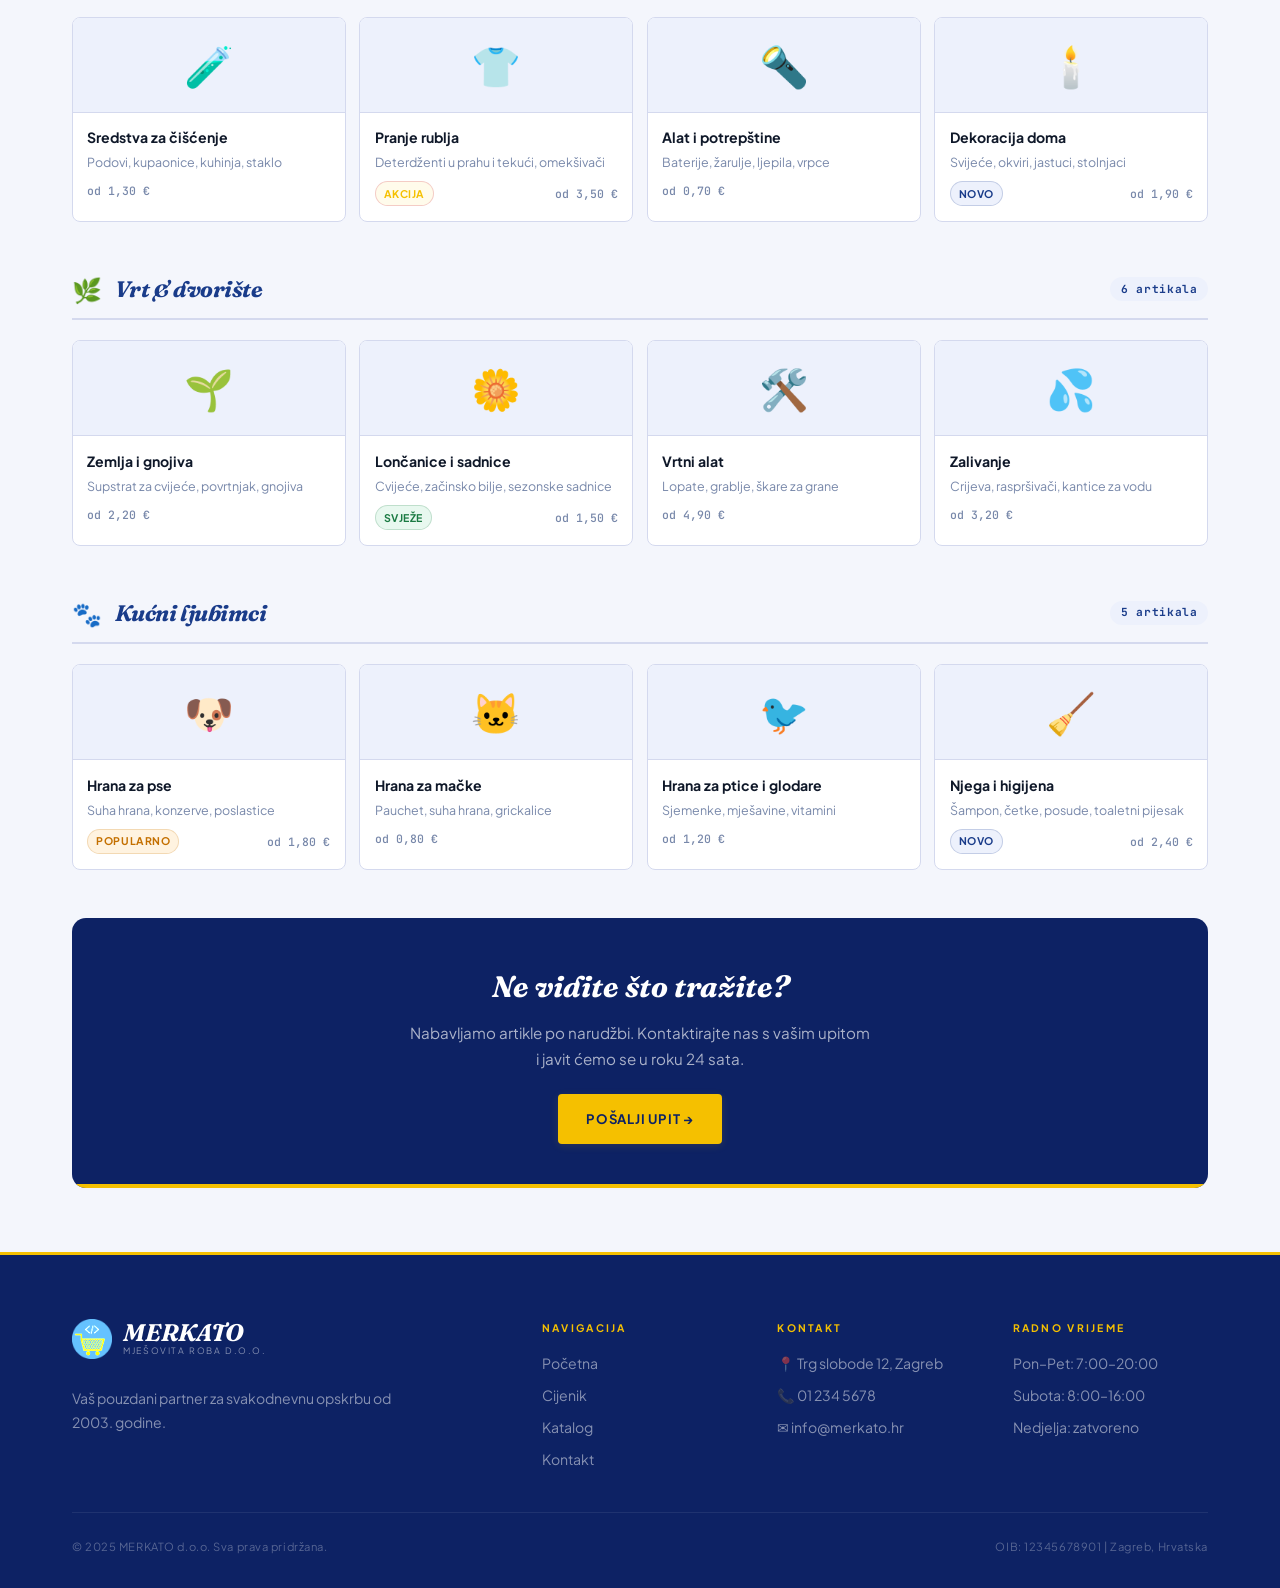
<file: pages/katalog.html>
<!DOCTYPE html>
<html lang="hr">
<head>
  <meta charset="UTF-8">
  <meta name="viewport" content="width=device-width, initial-scale=1.0">
  <meta name="description" content="MERKATO d.o.o. – Katalog proizvoda. Prelistajte naš detaljni asortiman po kategorijama i pronađite sve što trebate.">
  <title>Katalog | MERKATO d.o.o.</title>
  <link rel="stylesheet" href="../css/style.css">
</head>
<body>

  <!-- ======= HEADER ======= -->
  <header class="site-header" id="siteHeader">
    <div class="container header-inner">

      <a href="../index.html" class="brand">
        <img src="../images/logo.png" alt="MERKATO logo" class="brand__logo">
        <span class="brand__name">
          MERKATO
          <small>Mješovita roba d.o.o.</small>
        </span>
      </a>

      <button class="nav-toggle" id="navToggle" aria-label="Otvori navigaciju" aria-expanded="false" aria-controls="mainNav">
        <span></span><span></span><span></span>
      </button>

      <nav class="site-nav" id="mainNav" role="navigation" aria-label="Glavna navigacija">
        <ul class="nav-list">
          <li><a href="../index.html">Početna</a></li>
          <li><a href="cijenik.html">Cijenik</a></li>
          <li><a href="katalog.html" class="active" aria-current="page">Katalog</a></li>
          <li><a href="kontakt.html">Kontakt</a></li>
        </ul>
      </nav>

    </div>
  </header>

  <main>

    <!-- ======= PAGE BANNER ======= -->
    <div class="page-banner">
      <div class="page-banner__ghost" aria-hidden="true">Katalog</div>
      <div class="container">
        <h1 class="page-banner__title">Katalog proizvoda</h1>
        <nav class="breadcrumb" aria-label="Breadcrumb">
          <a href="../index.html">Početna</a>
          <span aria-hidden="true">›</span>
          <span>Katalog</span>
        </nav>
      </div>
    </div>

    <!-- ======= KATALOG ======= -->
    <section class="katalog-section" aria-label="Katalog proizvoda">
      <div class="container">

        <!-- Filter bar -->
        <div class="filter-bar" role="group" aria-label="Filtriranje po kategoriji">
          <button class="filter-btn active" data-cat="all">Sve kategorije</button>
          <button class="filter-btn" data-cat="prehrana">🥖 Prehrana</button>
          <button class="filter-btn" data-cat="pica">🥤 Pića</button>
          <button class="filter-btn" data-cat="higijena">🧴 Higijena</button>
          <button class="filter-btn" data-cat="dom">🏠 Dom</button>
          <button class="filter-btn" data-cat="vrt">🌿 Vrt</button>
          <button class="filter-btn" data-cat="ljubimci">🐾 Kućni ljubimci</button>
        </div>

        <!-- 1. Prehrana -->
        <div class="kat-section" data-section="prehrana">
          <div class="kat-section__header">
            <span class="kat-section__icon">🥖</span>
            <h2 class="kat-section__title">Prehrambeni artikli</h2>
            <span class="kat-section__count">16 artikala</span>
          </div>
          <ul class="kat-grid" role="list">
            <li class="kat-item">
              <div class="kat-item__thumb">🍞</div>
              <div class="kat-item__body">
                <p class="kat-item__name">Kruh i pecivo</p>
                <p class="kat-item__desc">Bijeli, crni, graham, lepinje, pereci</p>
                <div class="kat-item__footer">
                  <span class="kat-tag tag-svjeze">Svježe</span>
                  <span class="kat-item__badge">od 0,90 €</span>
                </div>
              </div>
            </li>
            <li class="kat-item">
              <div class="kat-item__thumb">🧀</div>
              <div class="kat-item__body">
                <p class="kat-item__name">Mliječni proizvodi</p>
                <p class="kat-item__desc">Mlijeko, sir, jogurt, maslac, pavlaka</p>
                <div class="kat-item__footer">
                  <span class="kat-tag tag-popular">Popularno</span>
                  <span class="kat-item__badge">od 1,20 €</span>
                </div>
              </div>
            </li>
            <li class="kat-item">
              <div class="kat-item__thumb">🥩</div>
              <div class="kat-item__body">
                <p class="kat-item__name">Mesni prerađevini</p>
                <p class="kat-item__desc">Kobasice, salame, šunka, hrenovke</p>
                <div class="kat-item__footer">
                  <span class="kat-item__badge">od 2,50 €</span>
                </div>
              </div>
            </li>
            <li class="kat-item">
              <div class="kat-item__thumb">🥚</div>
              <div class="kat-item__body">
                <p class="kat-item__name">Jaja</p>
                <p class="kat-item__desc">Svježa jaja, razredi M, L, XL</p>
                <div class="kat-item__footer">
                  <span class="kat-tag tag-akcija">Akcija</span>
                  <span class="kat-item__badge">od 0,18 €/kom</span>
                </div>
              </div>
            </li>
            <li class="kat-item">
              <div class="kat-item__thumb">🥫</div>
              <div class="kat-item__body">
                <p class="kat-item__name">Konzerve i zimnica</p>
                <p class="kat-item__desc">Povrće, voće, džemovi, paštete</p>
                <div class="kat-item__footer">
                  <span class="kat-item__badge">od 0,75 €</span>
                </div>
              </div>
            </li>
            <li class="kat-item">
              <div class="kat-item__thumb">🌾</div>
              <div class="kat-item__body">
                <p class="kat-item__name">Žitarice i tjestenina</p>
                <p class="kat-item__desc">Riža, tjestenina, kaša, zobene pahuljice</p>
                <div class="kat-item__footer">
                  <span class="kat-item__badge">od 0,60 €</span>
                </div>
              </div>
            </li>
            <li class="kat-item">
              <div class="kat-item__thumb">🛢️</div>
              <div class="kat-item__body">
                <p class="kat-item__name">Ulja i začini</p>
                <p class="kat-item__desc">Maslinovo, suncokretovo, ocat, mirodije</p>
                <div class="kat-item__footer">
                  <span class="kat-tag tag-novo">Novo</span>
                  <span class="kat-item__badge">od 1,40 €</span>
                </div>
              </div>
            </li>
            <li class="kat-item">
              <div class="kat-item__thumb">🍬</div>
              <div class="kat-item__body">
                <p class="kat-item__name">Slatkiši i grickalice</p>
                <p class="kat-item__desc">Čokolada, bomboni, čips, keksi</p>
                <div class="kat-item__footer">
                  <span class="kat-tag tag-popular">Popularno</span>
                  <span class="kat-item__badge">od 0,50 €</span>
                </div>
              </div>
            </li>
          </ul>
        </div>

        <!-- 2. Pića -->
        <div class="kat-section" data-section="pica">
          <div class="kat-section__header">
            <span class="kat-section__icon">🥤</span>
            <h2 class="kat-section__title">Pića</h2>
            <span class="kat-section__count">8 artikala</span>
          </div>
          <ul class="kat-grid" role="list">
            <li class="kat-item">
              <div class="kat-item__thumb">💧</div>
              <div class="kat-item__body">
                <p class="kat-item__name">Mineralna voda</p>
                <p class="kat-item__desc">Gazirana i negazirana, 0,5 l – 5 l</p>
                <div class="kat-item__footer">
                  <span class="kat-item__badge">od 0,30 €</span>
                </div>
              </div>
            </li>
            <li class="kat-item">
              <div class="kat-item__thumb">🧃</div>
              <div class="kat-item__body">
                <p class="kat-item__name">Sokovi</p>
                <p class="kat-item__desc">Voćni sokovi, nektari, ledeni čajevi</p>
                <div class="kat-item__footer">
                  <span class="kat-tag tag-akcija">Akcija</span>
                  <span class="kat-item__badge">od 0,65 €</span>
                </div>
              </div>
            </li>
            <li class="kat-item">
              <div class="kat-item__thumb">☕</div>
              <div class="kat-item__body">
                <p class="kat-item__name">Kava i čaj</p>
                <p class="kat-item__desc">Mljevena kava, instant, biljni čajevi</p>
                <div class="kat-item__footer">
                  <span class="kat-item__badge">od 1,80 €</span>
                </div>
              </div>
            </li>
            <li class="kat-item">
              <div class="kat-item__thumb">🍺</div>
              <div class="kat-item__body">
                <p class="kat-item__name">Pivo i vino</p>
                <p class="kat-item__desc">Domaća i uvozna piva, stolna vina</p>
                <div class="kat-item__footer">
                  <span class="kat-item__badge">od 0,80 €</span>
                </div>
              </div>
            </li>
          </ul>
        </div>

        <!-- 3. Higijena -->
        <div class="kat-section" data-section="higijena">
          <div class="kat-section__header">
            <span class="kat-section__icon">🧴</span>
            <h2 class="kat-section__title">Higijena &amp; kozmetika</h2>
            <span class="kat-section__count">12 artikala</span>
          </div>
          <ul class="kat-grid" role="list">
            <li class="kat-item">
              <div class="kat-item__thumb">🧼</div>
              <div class="kat-item__body">
                <p class="kat-item__name">Sapuni i gelovi za tuširanje</p>
                <p class="kat-item__desc">Za sve tipove kože, razne mirise</p>
                <div class="kat-item__footer">
                  <span class="kat-item__badge">od 0,99 €</span>
                </div>
              </div>
            </li>
            <li class="kat-item">
              <div class="kat-item__thumb">🦷</div>
              <div class="kat-item__body">
                <p class="kat-item__name">Zubna higijena</p>
                <p class="kat-item__desc">Četkice, paste, vodice za ispiranje</p>
                <div class="kat-item__footer">
                  <span class="kat-tag tag-akcija">Akcija</span>
                  <span class="kat-item__badge">od 1,20 €</span>
                </div>
              </div>
            </li>
            <li class="kat-item">
              <div class="kat-item__thumb">💇</div>
              <div class="kat-item__body">
                <p class="kat-item__name">Šamponi i regeneratori</p>
                <p class="kat-item__desc">Za suhu, masnu i normalnu kosu</p>
                <div class="kat-item__footer">
                  <span class="kat-item__badge">od 2,50 €</span>
                </div>
              </div>
            </li>
            <li class="kat-item">
              <div class="kat-item__thumb">🧻</div>
              <div class="kat-item__body">
                <p class="kat-item__name">Papirna galanterija</p>
                <p class="kat-item__desc">Toaletni papir, ubrusi, kuhinjske role</p>
                <div class="kat-item__footer">
                  <span class="kat-tag tag-popular">Popularno</span>
                  <span class="kat-item__badge">od 1,10 €</span>
                </div>
              </div>
            </li>
          </ul>
        </div>

        <!-- 4. Dom -->
        <div class="kat-section" data-section="dom">
          <div class="kat-section__header">
            <span class="kat-section__icon">🏠</span>
            <h2 class="kat-section__title">Dom &amp; kućanstvo</h2>
            <span class="kat-section__count">10 artikala</span>
          </div>
          <ul class="kat-grid" role="list">
            <li class="kat-item">
              <div class="kat-item__thumb">🧪</div>
              <div class="kat-item__body">
                <p class="kat-item__name">Sredstva za čišćenje</p>
                <p class="kat-item__desc">Podovi, kupaonice, kuhinja, staklo</p>
                <div class="kat-item__footer">
                  <span class="kat-item__badge">od 1,30 €</span>
                </div>
              </div>
            </li>
            <li class="kat-item">
              <div class="kat-item__thumb">👕</div>
              <div class="kat-item__body">
                <p class="kat-item__name">Pranje rublja</p>
                <p class="kat-item__desc">Deterdženti u prahu i tekući, omekšivači</p>
                <div class="kat-item__footer">
                  <span class="kat-tag tag-akcija">Akcija</span>
                  <span class="kat-item__badge">od 3,50 €</span>
                </div>
              </div>
            </li>
            <li class="kat-item">
              <div class="kat-item__thumb">🔦</div>
              <div class="kat-item__body">
                <p class="kat-item__name">Alat i potrepštine</p>
                <p class="kat-item__desc">Baterije, žarulje, ljepila, vrpce</p>
                <div class="kat-item__footer">
                  <span class="kat-item__badge">od 0,70 €</span>
                </div>
              </div>
            </li>
            <li class="kat-item">
              <div class="kat-item__thumb">🕯️</div>
              <div class="kat-item__body">
                <p class="kat-item__name">Dekoracija doma</p>
                <p class="kat-item__desc">Svijeće, okviri, jastuci, stolnjaci</p>
                <div class="kat-item__footer">
                  <span class="kat-tag tag-novo">Novo</span>
                  <span class="kat-item__badge">od 1,90 €</span>
                </div>
              </div>
            </li>
          </ul>
        </div>

        <!-- 5. Vrt -->
        <div class="kat-section" data-section="vrt">
          <div class="kat-section__header">
            <span class="kat-section__icon">🌿</span>
            <h2 class="kat-section__title">Vrt &amp; dvorište</h2>
            <span class="kat-section__count">6 artikala</span>
          </div>
          <ul class="kat-grid" role="list">
            <li class="kat-item">
              <div class="kat-item__thumb">🌱</div>
              <div class="kat-item__body">
                <p class="kat-item__name">Zemlja i gnojiva</p>
                <p class="kat-item__desc">Supstrat za cvijeće, povrtnjak, gnojiva</p>
                <div class="kat-item__footer">
                  <span class="kat-item__badge">od 2,20 €</span>
                </div>
              </div>
            </li>
            <li class="kat-item">
              <div class="kat-item__thumb">🌼</div>
              <div class="kat-item__body">
                <p class="kat-item__name">Lončanice i sadnice</p>
                <p class="kat-item__desc">Cvijeće, začinsko bilje, sezonske sadnice</p>
                <div class="kat-item__footer">
                  <span class="kat-tag tag-svjeze">Svježe</span>
                  <span class="kat-item__badge">od 1,50 €</span>
                </div>
              </div>
            </li>
            <li class="kat-item">
              <div class="kat-item__thumb">🛠️</div>
              <div class="kat-item__body">
                <p class="kat-item__name">Vrtni alat</p>
                <p class="kat-item__desc">Lopate, grablje, škare za grane</p>
                <div class="kat-item__footer">
                  <span class="kat-item__badge">od 4,90 €</span>
                </div>
              </div>
            </li>
            <li class="kat-item">
              <div class="kat-item__thumb">💦</div>
              <div class="kat-item__body">
                <p class="kat-item__name">Zalivanje</p>
                <p class="kat-item__desc">Crijeva, raspršivači, kantice za vodu</p>
                <div class="kat-item__footer">
                  <span class="kat-item__badge">od 3,20 €</span>
                </div>
              </div>
            </li>
          </ul>
        </div>

        <!-- 6. Kućni ljubimci -->
        <div class="kat-section" data-section="ljubimci">
          <div class="kat-section__header">
            <span class="kat-section__icon">🐾</span>
            <h2 class="kat-section__title">Kućni ljubimci</h2>
            <span class="kat-section__count">5 artikala</span>
          </div>
          <ul class="kat-grid" role="list">
            <li class="kat-item">
              <div class="kat-item__thumb">🐶</div>
              <div class="kat-item__body">
                <p class="kat-item__name">Hrana za pse</p>
                <p class="kat-item__desc">Suha hrana, konzerve, poslastice</p>
                <div class="kat-item__footer">
                  <span class="kat-tag tag-popular">Popularno</span>
                  <span class="kat-item__badge">od 1,80 €</span>
                </div>
              </div>
            </li>
            <li class="kat-item">
              <div class="kat-item__thumb">🐱</div>
              <div class="kat-item__body">
                <p class="kat-item__name">Hrana za mačke</p>
                <p class="kat-item__desc">Pauchet, suha hrana, grickalice</p>
                <div class="kat-item__footer">
                  <span class="kat-item__badge">od 0,80 €</span>
                </div>
              </div>
            </li>
            <li class="kat-item">
              <div class="kat-item__thumb">🐦</div>
              <div class="kat-item__body">
                <p class="kat-item__name">Hrana za ptice i glodare</p>
                <p class="kat-item__desc">Sjemenke, mješavine, vitamini</p>
                <div class="kat-item__footer">
                  <span class="kat-item__badge">od 1,20 €</span>
                </div>
              </div>
            </li>
            <li class="kat-item">
              <div class="kat-item__thumb">🧹</div>
              <div class="kat-item__body">
                <p class="kat-item__name">Njega i higijena</p>
                <p class="kat-item__desc">Šampon, četke, posude, toaletni pijesak</p>
                <div class="kat-item__footer">
                  <span class="kat-tag tag-novo">Novo</span>
                  <span class="kat-item__badge">od 2,40 €</span>
                </div>
              </div>
            </li>
          </ul>
        </div>

        <!-- CTA box -->
        <div class="catalog-cta">
          <h2>Ne vidite što tražite?</h2>
          <p>Nabavljamo artikle po narudžbi. Kontaktirajte nas s vašim upitom i javit ćemo se u roku 24 sata.</p>
          <a href="kontakt.html" class="btn btn-primary">Pošalji upit &rarr;</a>
        </div>

      </div>
    </section>

  </main>

  <!-- ======= FOOTER ======= -->
  <footer class="site-footer" role="contentinfo">
    <div class="container">
      <div class="footer-grid">

        <div class="footer-brand">
          <a href="../index.html" class="brand" style="display:inline-flex;margin-bottom:.85rem;">
            <img src="../images/logo.png" alt="MERKATO logo" class="brand__logo" style="filter:brightness(1.3)">
            <span class="brand__name">
              MERKATO
              <small>Mješovita roba d.o.o.</small>
            </span>
          </a>
          <p>Vaš pouzdani partner za svakodnevnu opskrbu od 2003. godine.</p>
        </div>

        <div class="footer-col">
          <h4>Navigacija</h4>
          <ul>
            <li><a href="../index.html">Početna</a></li>
            <li><a href="cijenik.html">Cijenik</a></li>
            <li><a href="katalog.html">Katalog</a></li>
            <li><a href="kontakt.html">Kontakt</a></li>
          </ul>
        </div>

        <div class="footer-col">
          <h4>Kontakt</h4>
          <ul>
            <li>📍 Trg slobode 12, Zagreb</li>
            <li>📞 <a href="tel:+38512345678">01 234 5678</a></li>
            <li>✉ <a href="mailto:info@merkato.hr">info@merkato.hr</a></li>
          </ul>
        </div>

        <div class="footer-col">
          <h4>Radno vrijeme</h4>
          <ul>
            <li>Pon–Pet: 7:00–20:00</li>
            <li>Subota: 8:00–16:00</li>
            <li>Nedjelja: zatvoreno</li>
          </ul>
        </div>

      </div>

      <div class="footer-bottom">
        <span>&copy; 2025 MERKATO d.o.o. Sva prava pridržana.</span>
        <span>OIB: 12345678901 | Zagreb, Hrvatska</span>
      </div>
    </div>
  </footer>

  <script>
    // Hamburger
    const toggle = document.getElementById('navToggle');
    const nav    = document.getElementById('mainNav');
    toggle.addEventListener('click', () => {
      const open = toggle.getAttribute('aria-expanded') === 'true';
      toggle.setAttribute('aria-expanded', String(!open));
      nav.classList.toggle('is-open');
    });
    window.addEventListener('resize', () => {
      if (window.innerWidth >= 768) {
        toggle.setAttribute('aria-expanded', 'false');
        nav.classList.remove('is-open');
      }
    });

    // Scroll shadow
    const header = document.getElementById('siteHeader');
    window.addEventListener('scroll', () => {
      header.classList.toggle('scrolled', window.scrollY > 40);
    }, { passive: true });

    // Category filter
    const filterBtns  = document.querySelectorAll('.filter-btn');
    const katSections = document.querySelectorAll('.kat-section');

    filterBtns.forEach(btn => {
      btn.addEventListener('click', () => {
        filterBtns.forEach(b => b.classList.remove('active'));
        btn.classList.add('active');
        const cat = btn.dataset.cat;
        katSections.forEach(sec => {
          sec.style.display = (cat === 'all' || sec.dataset.section === cat) ? '' : 'none';
        });
      });
    });
  </script>

</body>
</html>
</file>
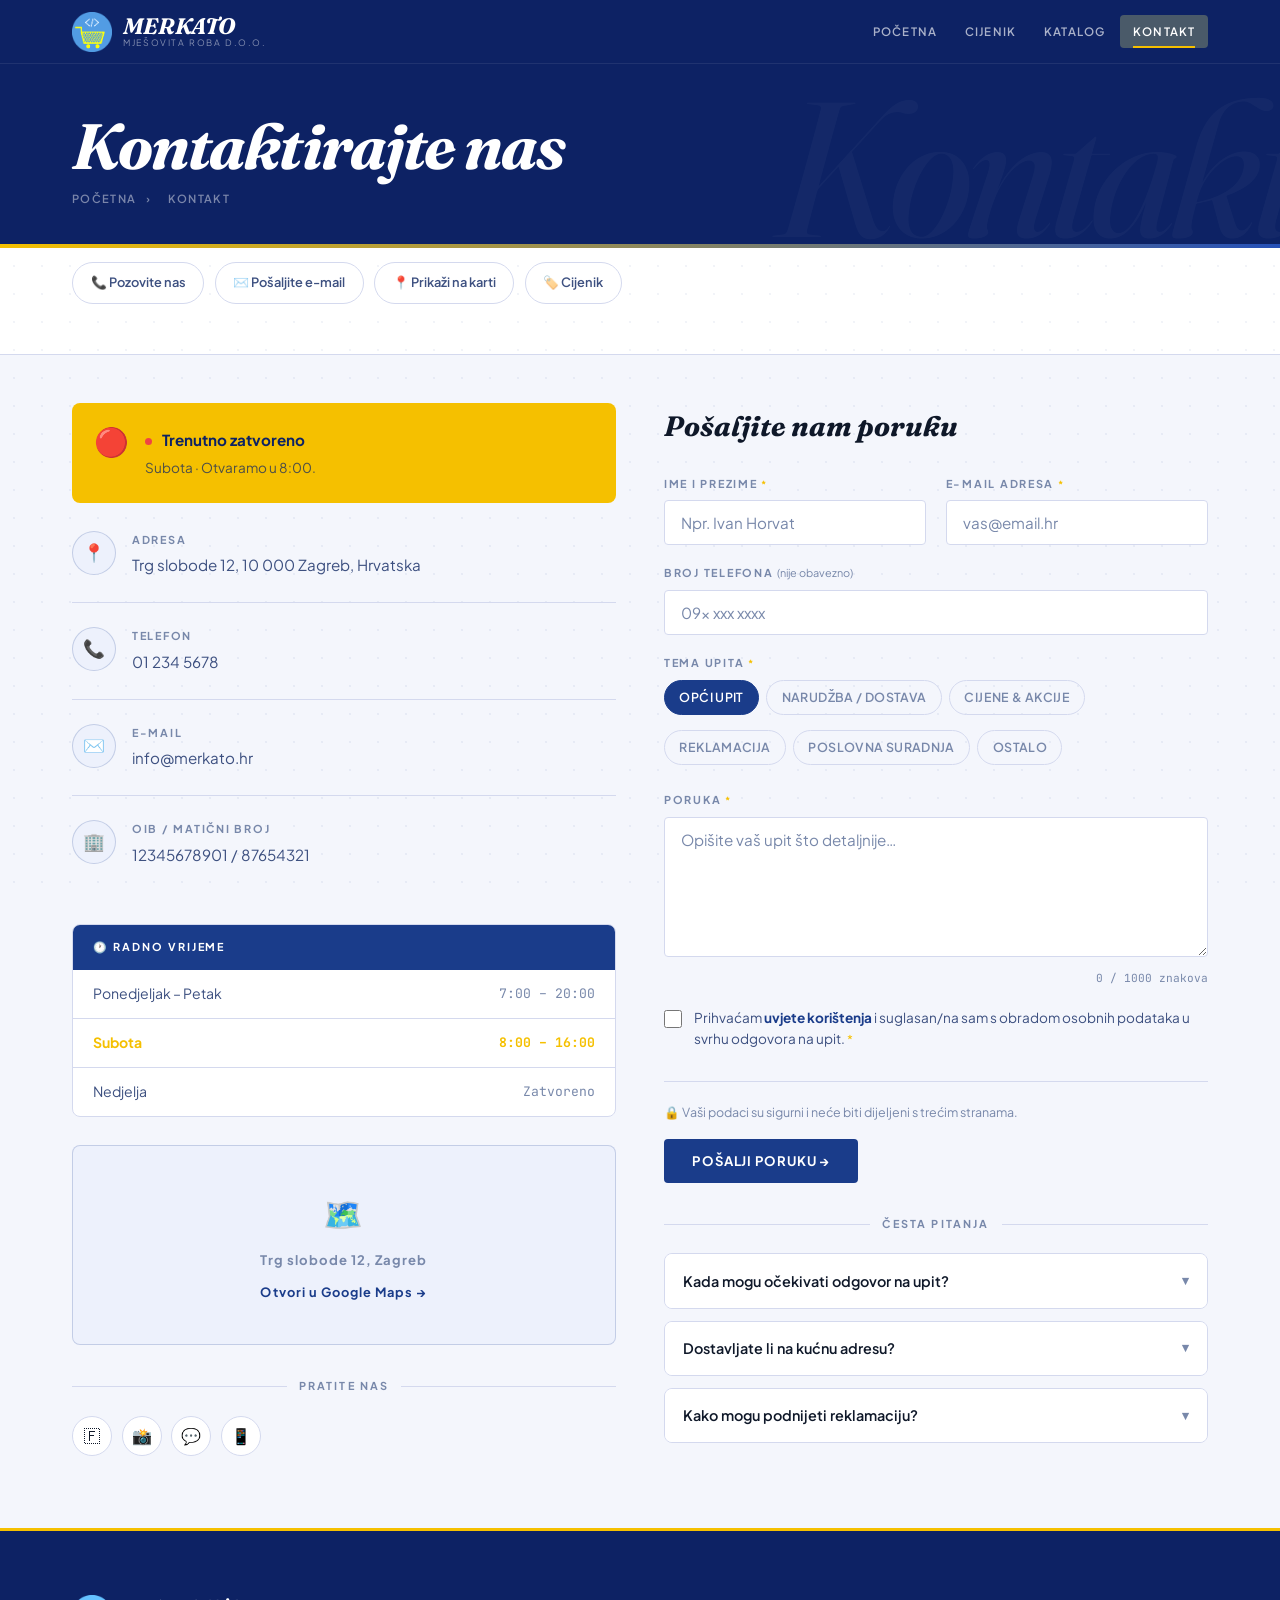
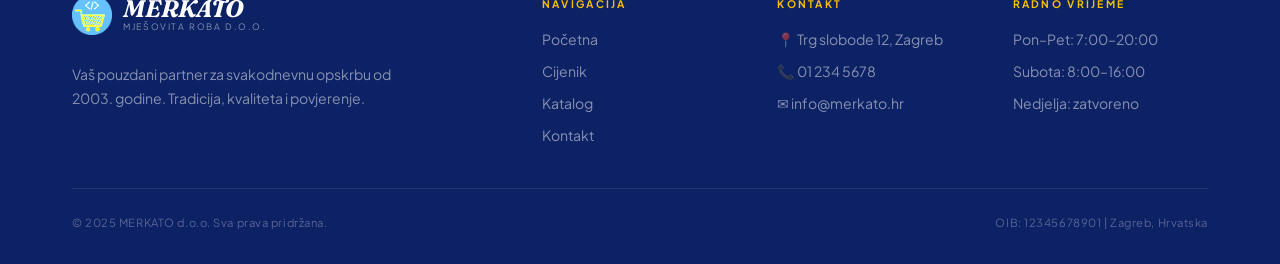
<file: pages/kontakt.html>
<!DOCTYPE html>
<html lang="hr">
<head>
  <meta charset="UTF-8">
  <meta name="viewport" content="width=device-width, initial-scale=1.0">
  <meta name="description" content="MERKATO d.o.o. – Kontaktirajte nas. Adresa, telefon, e-mail i radno vrijeme. Pošaljite nam upit putem obrasca.">
  <title>Kontakt | MERKATO d.o.o.</title>
  <link rel="stylesheet" href="../css/style.css">

  <style>
    /* ── Page-specific additions ── */

    /* Success toast */
    .toast {
      position: fixed;
      bottom: 1.5rem;
      right: 1.5rem;
      background: var(--blue-dark);
      color: #fff;
      padding: 1rem 1.4rem;
      border-radius: var(--radius);
      border-left: 4px solid var(--yellow);
      font-size: .9rem;
      font-family: var(--font-body);
      box-shadow: var(--shadow-md);
      display: flex;
      align-items: center;
      gap: .7rem;
      z-index: 999;
      opacity: 0;
      transform: translateY(16px);
      pointer-events: none;
      transition: opacity .3s, transform .3s;
      max-width: 320px;
    }
    .toast.show {
      opacity: 1;
      transform: translateY(0);
      pointer-events: auto;
    }
    .toast__icon { font-size: 1.2rem; flex-shrink: 0; }

    /* Quick-links bar */
    .quick-links {
      display: flex;
      flex-wrap: wrap;
      gap: .65rem;
      margin-bottom: 2.25rem;
    }
    .quick-link {
      display: inline-flex;
      align-items: center;
      gap: .45rem;
      padding: .55rem 1.1rem;
      background: var(--surface);
      border: 1.5px solid var(--border);
      border-radius: 99px;
      font-size: .8rem;
      font-weight: 600;
      color: var(--text-sub);
      text-decoration: none;
      transition: border-color .2s, color .2s, background .2s, transform .2s;
    }
    .quick-link:hover {
      border-color: var(--blue);
      color: var(--blue);
      background: var(--blue-pale);
      transform: translateY(-2px);
    }

    /* Highlight card */
    .highlight-card {
      background: var(--yellow);
      border-radius: var(--radius);
      padding: 1.5rem 1.4rem;
      display: flex;
      align-items: flex-start;
      gap: 1rem;
      margin-bottom: 1.75rem;
    }
    .highlight-card__icon { font-size: 1.75rem; line-height: 1; flex-shrink: 0; }
    .highlight-card__body { }
    .highlight-card__title {
      font-weight: 700;
      font-size: .95rem;
      color: var(--blue-dark);
      margin-bottom: .25rem;
    }
    .highlight-card__text {
      font-size: .85rem;
      color: rgba(13,34,100,.72);
      line-height: 1.6;
    }

    /* Section divider label */
    .divider-label {
      display: flex;
      align-items: center;
      gap: .75rem;
      margin: 2rem 0 1.25rem;
    }
    .divider-label::before,
    .divider-label::after {
      content: '';
      flex: 1;
      height: 1px;
      background: var(--border);
    }
    .divider-label span {
      font-size: .68rem;
      font-weight: 700;
      letter-spacing: .2em;
      text-transform: uppercase;
      color: var(--text-muted);
      white-space: nowrap;
    }

    /* Hours today indicator */
    .live-dot {
      display: inline-block;
      width: 7px;
      height: 7px;
      border-radius: 50%;
      background: #22C55E;
      animation: pulse-dot 1.8s infinite;
      margin-right: .4rem;
      vertical-align: middle;
    }
    .live-dot.closed { background: #EF4444; animation: none; }

    /* Radio-style subject selector */
    .subject-chips {
      display: flex;
      flex-wrap: wrap;
      gap: .45rem;
      margin-top: .45rem;
    }
    .subject-chip input[type="radio"] { position: absolute; opacity: 0; pointer-events: none; }
    .subject-chip label {
      display: inline-block;
      padding: .38rem .9rem;
      border: 1.5px solid var(--border);
      border-radius: 20px;
      font-size: .78rem;
      font-weight: 600;
      color: var(--text-muted);
      cursor: pointer;
      transition: all .18s;
      letter-spacing: .03em;
    }
    .subject-chip input:checked + label {
      background: var(--blue);
      border-color: var(--blue);
      color: #fff;
    }
    .subject-chip label:hover {
      border-color: var(--blue);
      color: var(--blue);
      background: var(--blue-pale);
    }

    /* Character counter */
    .char-counter {
      text-align: right;
      font-family: var(--font-mono);
      font-size: .7rem;
      color: var(--text-muted);
      margin-top: .3rem;
    }

    /* Social row */
    .social-row {
      display: flex;
      gap: .6rem;
      margin-top: 1.25rem;
    }
    .social-btn {
      width: 40px;
      height: 40px;
      border-radius: 50%;
      border: 1.5px solid var(--border);
      background: var(--surface);
      display: flex;
      align-items: center;
      justify-content: center;
      font-size: 1rem;
      cursor: pointer;
      transition: border-color .2s, background .2s, transform .2s;
      text-decoration: none;
    }
    .social-btn:hover {
      border-color: var(--yellow);
      background: var(--yellow-pale);
      transform: translateY(-2px);
    }

    /* Form submit row */
    .form-submit-row {
      display: flex;
      align-items: center;
      justify-content: space-between;
      flex-wrap: wrap;
      gap: 1rem;
      margin-top: 1.5rem;
      padding-top: 1.25rem;
      border-top: 1px solid var(--border);
    }
    .form-note {
      font-size: .78rem;
      color: var(--text-muted);
      display: flex;
      align-items: center;
      gap: .35rem;
    }

    /* Responsive */
    @media (min-width: 768px) {
      .info-columns {
        display: grid;
        grid-template-columns: 1fr 1fr;
        gap: 1.25rem;
      }
    }
  </style>
</head>
<body>

  <!-- ======= HEADER ======= -->
  <header class="site-header" id="siteHeader">
    <div class="container header-inner">

      <a href="../index.html" class="brand">
        <img src="../images/logo.png" alt="MERKATO logo" class="brand__logo">
        <span class="brand__name">
          MERKATO
          <small>Mješovita roba d.o.o.</small>
        </span>
      </a>

      <button class="nav-toggle" id="navToggle" aria-label="Otvori navigaciju" aria-expanded="false" aria-controls="mainNav">
        <span></span><span></span><span></span>
      </button>

      <nav class="site-nav" id="mainNav" role="navigation" aria-label="Glavna navigacija">
        <ul class="nav-list">
          <li><a href="../index.html">Početna</a></li>
          <li><a href="cijenik.html">Cijenik</a></li>
          <li><a href="katalog.html">Katalog</a></li>
          <li><a href="kontakt.html" class="active" aria-current="page">Kontakt</a></li>
        </ul>
      </nav>

    </div>
  </header>

  <main>

    <!-- ======= PAGE BANNER ======= -->
    <div class="page-banner">
      <div class="page-banner__ghost" aria-hidden="true">Kontakt</div>
      <div class="container">
        <h1 class="page-banner__title">Kontaktirajte nas</h1>
        <nav class="breadcrumb" aria-label="Breadcrumb">
          <a href="../index.html">Početna</a>
          <span aria-hidden="true">›</span>
          <span>Kontakt</span>
        </nav>
      </div>
    </div>

    <!-- ======= QUICK LINKS ======= -->
    <div style="background:var(--surface);border-bottom:1px solid var(--border);padding:.9rem 0;">
      <div class="container">
        <div class="quick-links">
          <a href="tel:+38512345678" class="quick-link">📞 Pozovite nas</a>
          <a href="mailto:info@merkato.hr" class="quick-link">✉️ Pošaljite e-mail</a>
          <a href="https://maps.google.com/?q=Trg+slobode+12+Zagreb" target="_blank" rel="noopener" class="quick-link">📍 Prikaži na karti</a>
          <a href="cijenik.html" class="quick-link">🏷️ Cijenik</a>
        </div>
      </div>
    </div>

    <!-- ======= MAIN CONTACT SECTION ======= -->
    <section class="contact-section">
      <div class="container">
        <div class="contact-grid">

          <!-- ── LEFT: Info ─────────────────────────────── -->
          <div class="contact-info">

            <!-- Open/Closed today highlight -->
            <div class="highlight-card" id="statusCard">
              <span class="highlight-card__icon" id="statusIcon">🕐</span>
              <div class="highlight-card__body">
                <p class="highlight-card__title" id="statusTitle">Provjera radnog vremena…</p>
                <p class="highlight-card__text" id="statusText"></p>
              </div>
            </div>

            <!-- Contact details -->
            <dl>
              <div class="info-item">
                <div class="info-item__icon" aria-hidden="true">📍</div>
                <div class="info-item__body">
                  <dt>Adresa</dt>
                  <dd>Trg slobode 12, 10 000 Zagreb, Hrvatska</dd>
                </div>
              </div>

              <div class="info-item">
                <div class="info-item__icon" aria-hidden="true">📞</div>
                <div class="info-item__body">
                  <dt>Telefon</dt>
                  <dd><a href="tel:+38512345678">01 234 5678</a></dd>
                </div>
              </div>

              <div class="info-item">
                <div class="info-item__icon" aria-hidden="true">✉️</div>
                <div class="info-item__body">
                  <dt>E-mail</dt>
                  <dd><a href="mailto:info@merkato.hr">info@merkato.hr</a></dd>
                </div>
              </div>

              <div class="info-item">
                <div class="info-item__icon" aria-hidden="true">🏢</div>
                <div class="info-item__body">
                  <dt>OIB / Matični broj</dt>
                  <dd>12345678901 / 87654321</dd>
                </div>
              </div>
            </dl>

            <!-- Hours card -->
            <div class="hours-card">
              <div class="hours-card__head">🕐 Radno vrijeme</div>
              <div class="hours-row" id="row-pon-pet">
                <span>Ponedjeljak – Petak</span>
                <span class="hours-time">7:00 – 20:00</span>
              </div>
              <div class="hours-row" id="row-sub">
                <span>Subota</span>
                <span class="hours-time">8:00 – 16:00</span>
              </div>
              <div class="hours-row" id="row-ned">
                <span>Nedjelja</span>
                <span class="hours-time">Zatvoreno</span>
              </div>
            </div>

            <!-- Map placeholder -->
            <div class="map-placeholder" aria-label="Karta lokacije">
              <span>🗺️</span>
              <strong>Trg slobode 12, Zagreb</strong>
              <a href="https://maps.google.com/?q=Trg+slobode+12+Zagreb" target="_blank" rel="noopener"
                 style="color:var(--blue);font-weight:700;font-size:.8rem;margin-top:.2rem;">
                Otvori u Google Maps →
              </a>
            </div>

            <!-- Social media -->
            <div class="divider-label"><span>Pratite nas</span></div>
            <div class="social-row">
              <a href="#" class="social-btn" aria-label="Facebook" title="Facebook">🇫</a>
              <a href="#" class="social-btn" aria-label="Instagram" title="Instagram">📸</a>
              <a href="#" class="social-btn" aria-label="WhatsApp" title="WhatsApp">💬</a>
              <a href="#" class="social-btn" aria-label="Viber" title="Viber">📱</a>
            </div>

          </div>

          <!-- ── RIGHT: Form ─────────────────────────────── -->
          <div class="contact-form-wrap">
            <h2>Pošaljite nam poruku</h2>

            <form id="contactForm" novalidate>

              <!-- Name + Email -->
              <div class="form-row">
                <div class="form-group">
                  <label for="ime">Ime i prezime <span style="color:var(--yellow);font-size:.9em;">*</span></label>
                  <input type="text" id="ime" name="ime" placeholder="Npr. Ivan Horvat" required autocomplete="name">
                </div>
                <div class="form-group">
                  <label for="email">E-mail adresa <span style="color:var(--yellow);font-size:.9em;">*</span></label>
                  <input type="email" id="email" name="email" placeholder="vas@email.hr" required autocomplete="email">
                </div>
              </div>

              <!-- Phone -->
              <div class="form-group">
                <label for="telefon">Broj telefona <span style="color:var(--text-muted);font-weight:400;text-transform:none;letter-spacing:0;">(nije obavezno)</span></label>
                <input type="tel" id="telefon" name="telefon" placeholder="09x xxx xxxx" autocomplete="tel">
              </div>

              <!-- Subject chips -->
              <div class="form-group">
                <label>Tema upita <span style="color:var(--yellow);font-size:.9em;">*</span></label>
                <div class="subject-chips" role="group" aria-label="Odaberite temu upita">
                  <span class="subject-chip">
                    <input type="radio" name="tema" id="t-opci" value="Opći upit" checked>
                    <label for="t-opci">Opći upit</label>
                  </span>
                  <span class="subject-chip">
                    <input type="radio" name="tema" id="t-narudzba" value="Narudžba">
                    <label for="t-narudzba">Narudžba / dostava</label>
                  </span>
                  <span class="subject-chip">
                    <input type="radio" name="tema" id="t-cijene" value="Cijene i akcije">
                    <label for="t-cijene">Cijene &amp; akcije</label>
                  </span>
                  <span class="subject-chip">
                    <input type="radio" name="tema" id="t-reklamacija" value="Reklamacija">
                    <label for="t-reklamacija">Reklamacija</label>
                  </span>
                  <span class="subject-chip">
                    <input type="radio" name="tema" id="t-suradnja" value="Poslovna suradnja">
                    <label for="t-suradnja">Poslovna suradnja</label>
                  </span>
                  <span class="subject-chip">
                    <input type="radio" name="tema" id="t-ostalo" value="Ostalo">
                    <label for="t-ostalo">Ostalo</label>
                  </span>
                </div>
              </div>

              <!-- Message -->
              <div class="form-group">
                <label for="poruka">Poruka <span style="color:var(--yellow);font-size:.9em;">*</span></label>
                <textarea id="poruka" name="poruka" placeholder="Opišite vaš upit što detaljnije…" required maxlength="1000"></textarea>
                <p class="char-counter"><span id="charCount">0</span> / 1000 znakova</p>
              </div>

              <!-- Privacy checkbox -->
              <div class="form-group" style="display:flex;gap:.75rem;align-items:flex-start;">
                <input type="checkbox" id="privola" name="privola" required
                       style="width:18px;height:18px;margin-top:.2rem;accent-color:var(--blue);flex-shrink:0;">
                <label for="privola" style="text-transform:none;letter-spacing:0;font-size:.85rem;font-weight:400;color:var(--text-sub);line-height:1.55;cursor:pointer;">
                  Prihvaćam <a href="#" style="color:var(--blue);font-weight:700;">uvjete korištenja</a> i suglasan/na sam s obradom osobnih podataka u svrhu odgovora na upit.
                  <span style="color:var(--yellow);font-size:.9em;"> *</span>
                </label>
              </div>

              <!-- Submit row -->
              <div class="form-submit-row">
                <span class="form-note">
                  🔒 Vaši podaci su sigurni i neće biti dijeljeni s trećim stranama.
                </span>
                <button type="submit" class="btn btn-blue" id="submitBtn">
                  Pošalji poruku →
                </button>
              </div>

            </form>

            <!-- FAQ mini section -->
            <div class="divider-label"><span>Česta pitanja</span></div>

            <details style="margin-bottom:.75rem;border:1.5px solid var(--border);border-radius:var(--radius);overflow:hidden;">
              <summary style="padding:.9rem 1.1rem;cursor:pointer;font-weight:600;font-size:.9rem;color:var(--text);list-style:none;display:flex;justify-content:space-between;align-items:center;gap:.5rem;background:var(--surface);">
                Kada mogu očekivati odgovor na upit?
                <span style="font-size:.8rem;color:var(--text-muted);">▾</span>
              </summary>
              <p style="padding:.1rem 1.1rem 1rem;font-size:.88rem;color:var(--text-muted);line-height:1.7;background:var(--bg);">
                Na sve upite odgovaramo unutar <strong>24 sata</strong> radnim danima. Za hitne stvari slobodno nas nazovite na <a href="tel:+38512345678" style="color:var(--blue);font-weight:700;">01 234 5678</a>.
              </p>
            </details>

            <details style="margin-bottom:.75rem;border:1.5px solid var(--border);border-radius:var(--radius);overflow:hidden;">
              <summary style="padding:.9rem 1.1rem;cursor:pointer;font-weight:600;font-size:.9rem;color:var(--text);list-style:none;display:flex;justify-content:space-between;align-items:center;gap:.5rem;background:var(--surface);">
                Dostavljate li na kućnu adresu?
                <span style="font-size:.8rem;color:var(--text-muted);">▾</span>
              </summary>
              <p style="padding:.1rem 1.1rem 1rem;font-size:.88rem;color:var(--text-muted);line-height:1.7;background:var(--bg);">
                Da! Vršimo dostavu u roku 24 sata za naručene količine unutar Zagreba i okolice. Za detalje i narudžbu pošaljite nam poruku ili nazovite.
              </p>
            </details>

            <details style="margin-bottom:.75rem;border:1.5px solid var(--border);border-radius:var(--radius);overflow:hidden;">
              <summary style="padding:.9rem 1.1rem;cursor:pointer;font-weight:600;font-size:.9rem;color:var(--text);list-style:none;display:flex;justify-content:space-between;align-items:center;gap:.5rem;background:var(--surface);">
                Kako mogu podnijeti reklamaciju?
                <span style="font-size:.8rem;color:var(--text-muted);">▾</span>
              </summary>
              <p style="padding:.1rem 1.1rem 1rem;font-size:.88rem;color:var(--text-muted);line-height:1.7;background:var(--bg);">
                Odaberite temu <strong>„Reklamacija"</strong> u obrascu iznad i opišite problem. Možete donijeti i račun te proizvod osobno u prodavaonicu — riješit ćemo sve odmah na licu mjesta.
              </p>
            </details>

          </div>

        </div>
      </div>
    </section>

  </main>

  <!-- ======= FOOTER ======= -->
  <footer class="site-footer" role="contentinfo">
    <div class="container">
      <div class="footer-grid">

        <div class="footer-brand">
          <a href="../index.html" class="brand" style="display:inline-flex;margin-bottom:.85rem;">
            <img src="../images/logo.png" alt="MERKATO logo" class="brand__logo" style="filter:brightness(1.3)">
            <span class="brand__name">
              MERKATO
              <small>Mješovita roba d.o.o.</small>
            </span>
          </a>
          <p>Vaš pouzdani partner za svakodnevnu opskrbu od 2003. godine. Tradicija, kvaliteta i povjerenje.</p>
        </div>

        <div class="footer-col">
          <h4>Navigacija</h4>
          <ul>
            <li><a href="../index.html">Početna</a></li>
            <li><a href="cijenik.html">Cijenik</a></li>
            <li><a href="katalog.html">Katalog</a></li>
            <li><a href="kontakt.html">Kontakt</a></li>
          </ul>
        </div>

        <div class="footer-col">
          <h4>Kontakt</h4>
          <ul>
            <li>📍 Trg slobode 12, Zagreb</li>
            <li>📞 <a href="tel:+38512345678">01 234 5678</a></li>
            <li>✉ <a href="mailto:info@merkato.hr">info@merkato.hr</a></li>
          </ul>
        </div>

        <div class="footer-col">
          <h4>Radno vrijeme</h4>
          <ul>
            <li>Pon–Pet: 7:00–20:00</li>
            <li>Subota: 8:00–16:00</li>
            <li>Nedjelja: zatvoreno</li>
          </ul>
        </div>

      </div>

      <div class="footer-bottom">
        <span>&copy; 2025 MERKATO d.o.o. Sva prava pridržana.</span>
        <span>OIB: 12345678901 | Zagreb, Hrvatska</span>
      </div>
    </div>
  </footer>

  <!-- ======= TOAST ======= -->
  <div class="toast" id="successToast" role="status" aria-live="polite">
    <span class="toast__icon">✅</span>
    <div>
      <strong style="display:block;margin-bottom:.15rem;">Poruka poslana!</strong>
      <span style="font-size:.82rem;opacity:.8;">Javit ćemo vam se u roku 24 sata.</span>
    </div>
  </div>

  <script>
    /* ── Hamburger ── */
    const toggle = document.getElementById('navToggle');
    const nav    = document.getElementById('mainNav');
    toggle.addEventListener('click', () => {
      const open = toggle.getAttribute('aria-expanded') === 'true';
      toggle.setAttribute('aria-expanded', String(!open));
      nav.classList.toggle('is-open');
    });
    window.addEventListener('resize', () => {
      if (window.innerWidth >= 768) {
        toggle.setAttribute('aria-expanded', 'false');
        nav.classList.remove('is-open');
      }
    });

    /* ── Scroll shadow ── */
    const header = document.getElementById('siteHeader');
    window.addEventListener('scroll', () => {
      header.classList.toggle('scrolled', window.scrollY > 40);
    }, { passive: true });

    /* ── Live open/closed status ── */
    (function() {
      const now    = new Date();
      const day    = now.getDay();   // 0=Sun, 1=Mon … 6=Sat
      const hour   = now.getHours();
      const minute = now.getMinutes();
      const time   = hour + minute / 60;

      const card   = document.getElementById('statusCard');
      const icon   = document.getElementById('statusIcon');
      const title  = document.getElementById('statusTitle');
      const text   = document.getElementById('statusText');

      let isOpen = false;
      let todayLabel = '';

      if (day >= 1 && day <= 5) {          // Mon–Fri
        todayLabel = 'Pon–Pet';
        isOpen = time >= 7 && time < 20;
        document.getElementById('row-pon-pet').classList.add('today');
      } else if (day === 6) {              // Sat
        todayLabel = 'Subota';
        isOpen = time >= 8 && time < 16;
        document.getElementById('row-sub').classList.add('today');
      } else {                             // Sun
        todayLabel = 'Nedjelja';
        isOpen = false;
        document.getElementById('row-ned').classList.add('today');
      }

      if (isOpen) {
        icon.textContent = '🟢';
        title.innerHTML = '<span class="live-dot"></span> Trenutno otvoreno';
        const closeHour = (day === 6) ? '16:00' : '20:00';
        text.textContent = todayLabel + ' · Radimo do ' + closeHour + '.';
      } else {
        icon.textContent = '🔴';
        title.innerHTML = '<span class="live-dot closed"></span> Trenutno zatvoreno';
        if (day === 0) {
          text.textContent = 'Nedjelja – ne radimo. Otvoreni smo u ponedjeljak od 7:00.';
        } else if (time >= 20 || (day === 6 && time >= 16)) {
          text.textContent = 'Već smo zatvorili. Vidimo se sutra!';
        } else {
          const openHour = (day === 6) ? '8:00' : '7:00';
          text.textContent = todayLabel + ' · Otvaramo u ' + openHour + '.';
        }
      }
    })();

    /* ── Character counter ── */
    const poruka    = document.getElementById('poruka');
    const charCount = document.getElementById('charCount');
    poruka.addEventListener('input', () => {
      charCount.textContent = poruka.value.length;
    });

    /* ── Form submit ── */
    const form      = document.getElementById('contactForm');
    const submitBtn = document.getElementById('submitBtn');
    const toast     = document.getElementById('successToast');

    form.addEventListener('submit', function(e) {
      e.preventDefault();

      // Basic validation
      const ime     = document.getElementById('ime');
      const email   = document.getElementById('email');
      const poruka2 = document.getElementById('poruka');
      const privola = document.getElementById('privola');

      let valid = true;
      [ime, email, poruka2].forEach(field => {
        field.style.borderColor = '';
        if (!field.value.trim()) {
          field.style.borderColor = '#E53E3E';
          valid = false;
        }
      });

      if (!privola.checked) {
        privola.style.outline = '2px solid #E53E3E';
        valid = false;
      } else {
        privola.style.outline = '';
      }

      if (!valid) {
        const firstErr = form.querySelector('[style*="border-color"]');
        if (firstErr) firstErr.focus();
        return;
      }

      // Simulate sending
      submitBtn.disabled = true;
      submitBtn.textContent = 'Slanje…';

      setTimeout(() => {
        form.reset();
        charCount.textContent = '0';
        submitBtn.disabled = false;
        submitBtn.textContent = 'Pošalji poruku →';

        // Show toast
        toast.classList.add('show');
        setTimeout(() => toast.classList.remove('show'), 4500);
      }, 1200);
    });
  </script>

</body>
</html>
</file>
<file: css/style.css>
/* =========================================================
   MERKATO d.o.o. — Croatian Commerce Editorial
   style.css | Blue + Red | Fraunces + Plus Jakarta Sans
   ========================================================= */

@import url('https://fonts.googleapis.com/css2?family=Fraunces:ital,opsz,wght@0,9..144,300;0,9..144,400;0,9..144,600;0,9..144,700;1,9..144,300;1,9..144,400;1,9..144,700&family=Plus+Jakarta+Sans:wght@300;400;500;600;700&family=JetBrains+Mono:wght@400;500;600&display=swap');

/* ── Custom Properties ─────────────────────────────── */
:root {
  /* Blues */
  --blue:          #1A3C8A;
  --blue-dark:     #0D2264;
  --blue-mid:      #2550B8;
  --blue-pale:     #EDF1FC;
  --blue-dim:      rgba(26,60,138,.10);
  --blue-glow:     rgba(26,60,138,.22);

  /* Yellows */
  --yellow:        #F5C000;
  --yellow-hover:  #DCA900;
  --yellow-pale:   #FFFBEB;
  --yellow-dim:    rgba(245,192,0,.12);
  --yellow-glow:   rgba(245,192,0,.30);

  /* Neutrals */
  --bg:            #F4F6FC;
  --bg-alt:        #ECEEF7;
  --surface:       #FFFFFF;
  --surface-2:     #F8F9FE;

  /* Text */
  --text:          #0F1829;
  --text-sub:      #3D5080;
  --text-muted:    #7888AA;
  --text-faint:    #B8C3DC;

  /* Border */
  --border:        #D4D9EE;
  --border-strong: #A8B4D0;

  /* Typography */
  --font-display:  'Fraunces', Georgia, serif;
  --font-body:     'Plus Jakarta Sans', 'Trebuchet MS', sans-serif;
  --font-mono:     'JetBrains Mono', 'Courier New', monospace;

  /* Sizing */
  --nav-h:         64px;
  --radius-sm:     4px;
  --radius:        8px;
  --radius-lg:     14px;

  /* Easing */
  --ease:          cubic-bezier(.25,.46,.45,.94);
  --ease-spring:   cubic-bezier(.34,1.56,.64,1);
  --ease-sharp:    cubic-bezier(.77,0,.18,1);

  /* Shadows */
  --shadow-sm:     0 1px 4px rgba(10,25,70,.06), 0 4px 16px rgba(10,25,70,.06);
  --shadow-md:     0 4px 16px rgba(10,25,70,.10), 0 12px 40px rgba(10,25,70,.08);
  --shadow-blue:   0 6px 24px var(--blue-glow);
  --shadow-yellow: 0 6px 24px var(--yellow-glow);
}

/* ── Keyframes ─────────────────────────────────────── */
@keyframes fadeUp {
  from { opacity: 0; transform: translateY(20px); }
  to   { opacity: 1; transform: translateY(0); }
}
@keyframes fadeIn {
  from { opacity: 0; }
  to   { opacity: 1; }
}
@keyframes scaleX-in {
  from { transform: scaleX(0); }
  to   { transform: scaleX(1); }
}
@keyframes pulse-dot {
  0%, 100% { transform: scale(1); opacity: 1; }
  50%       { transform: scale(1.5); opacity: .6; }
}

/* ── Reset ─────────────────────────────────────────── */
*, *::before, *::after { box-sizing: border-box; margin: 0; padding: 0; }
html { scroll-behavior: smooth; font-size: 16px; }

body {
  font-family: var(--font-body);
  background: var(--bg);
  color: var(--text);
  line-height: 1.7;
  -webkit-font-smoothing: antialiased;
  overflow-x: hidden;
}

/* Dot-grid background texture */
body::before {
  content: '';
  position: fixed;
  inset: 0;
  background-image: radial-gradient(circle, rgba(26,60,138,.06) 1px, transparent 1px);
  background-size: 28px 28px;
  pointer-events: none;
  z-index: 0;
}

img { max-width: 100%; height: auto; display: block; }
a   { color: inherit; text-decoration: none; }
ul  { list-style: none; }

.container {
  width: 100%;
  max-width: 1200px;
  padding-inline: 1.25rem;
  margin-inline: auto;
  position: relative;
  z-index: 1;
}

/* ── Typography ────────────────────────────────────── */
.section-kicker {
  display: inline-flex;
  align-items: center;
  gap: .55rem;
  font-size: .68rem;
  font-weight: 700;
  letter-spacing: .2em;
  text-transform: uppercase;
  color: var(--yellow);
  margin-bottom: .9rem;
}
.section-kicker::before {
  content: '';
  display: block;
  width: 18px;
  height: 2px;
  background: var(--yellow);
  transform-origin: left;
  animation: scaleX-in .45s var(--ease-sharp) both;
}

.section-title {
  font-family: var(--font-display);
  font-optical-sizing: auto;
  font-size: clamp(1.8rem, 4vw, 2.8rem);
  font-weight: 700;
  line-height: 1.1;
  letter-spacing: -.025em;
  color: var(--text);
}
.section-title em {
  font-style: italic;
  color: var(--blue);
}
.section-title span {
  color: var(--yellow);
}

.section-lead {
  font-size: 1rem;
  color: var(--text-muted);
  line-height: 1.75;
  margin-top: .6rem;
  max-width: 52ch;
}

/* ── Buttons ───────────────────────────────────────── */
.btn {
  display: inline-flex;
  align-items: center;
  gap: .45rem;
  padding: .72rem 1.65rem;
  border-radius: var(--radius-sm);
  font-family: var(--font-body);
  font-weight: 700;
  font-size: .82rem;
  letter-spacing: .06em;
  text-transform: uppercase;
  cursor: pointer;
  border: 2px solid transparent;
  transition: all .22s var(--ease);
  position: relative;
  overflow: hidden;
}
.btn::after {
  content: '';
  position: absolute;
  inset: 0;
  background: rgba(255,255,255,.12);
  opacity: 0;
  transition: opacity .2s;
}
.btn:hover::after { opacity: 1; }

.btn-primary {
  background: var(--yellow);
  color: var(--blue-dark);
  border-color: var(--yellow);
  box-shadow: 0 2px 8px var(--yellow-dim);
}
.btn-primary:hover {
  background: var(--yellow-hover);
  border-color: var(--yellow-hover);
  color: var(--blue-dark);
  transform: translateY(-2px);
  box-shadow: var(--shadow-yellow);
}

.btn-blue {
  background: var(--blue);
  color: #fff;
  border-color: var(--blue);
}
.btn-blue:hover {
  background: var(--blue-dark);
  border-color: var(--blue-dark);
  transform: translateY(-2px);
  box-shadow: var(--shadow-blue);
}

.btn-outline {
  background: transparent;
  color: var(--blue);
  border-color: var(--blue);
}
.btn-outline:hover {
  background: var(--blue-pale);
  transform: translateY(-2px);
}
.btn-outline-white {
  background: transparent;
  color: #fff;
  border-color: rgba(255,255,255,.6);
}
.btn-outline-white:hover {
  background: rgba(255,255,255,.12);
  border-color: #fff;
  transform: translateY(-2px);
}

/* ── Header ────────────────────────────────────────── */
.site-header {
  position: sticky;
  top: 0;
  z-index: 100;
  height: var(--nav-h);
  background: var(--blue-dark);
  border-bottom: 1px solid rgba(255,255,255,.08);
  transition: box-shadow .3s;
}
.site-header.scrolled {
  box-shadow: 0 4px 24px rgba(13,34,100,.35);
}

.header-inner {
  display: flex;
  align-items: center;
  justify-content: space-between;
  height: 100%;
  gap: 1rem;
}

/* Brand */
.brand {
  display: flex;
  align-items: center;
  gap: .7rem;
  flex-shrink: 0;
}
.brand__logo {
  width: 40px;
  height: 40px;
  object-fit: contain;
  border-radius: 5px;
  filter: brightness(1.05);
}
.brand__name {
  font-family: var(--font-display);
  font-style: italic;
  font-optical-sizing: auto;
  font-size: 1.4rem;
  font-weight: 700;
  color: #fff;
  letter-spacing: -.01em;
  line-height: 1;
  display: flex;
  flex-direction: column;
}
.brand__name small {
  font-size: .55rem;
  font-weight: 400;
  font-style: normal;
  letter-spacing: .18em;
  text-transform: uppercase;
  color: rgba(255,255,255,.5);
  margin-top: .12rem;
  font-family: var(--font-body);
}

/* Hamburger */
.nav-toggle {
  display: flex;
  flex-direction: column;
  justify-content: center;
  gap: 5px;
  width: 36px;
  height: 36px;
  background: none;
  border: none;
  cursor: pointer;
  padding: 4px;
  flex-shrink: 0;
}
.nav-toggle span {
  display: block;
  height: 2px;
  background: rgba(255,255,255,.7);
  border-radius: 2px;
  transition: transform .28s var(--ease-spring), opacity .2s, width .28s;
}
.nav-toggle span:nth-child(1) { width: 100%; }
.nav-toggle span:nth-child(2) { width: 62%; }
.nav-toggle span:nth-child(3) { width: 100%; }
.nav-toggle:hover span { background: #fff; }
.nav-toggle[aria-expanded="true"] span:nth-child(1) { transform: translateY(7px) rotate(45deg); width: 100%; }
.nav-toggle[aria-expanded="true"] span:nth-child(2) { opacity: 0; }
.nav-toggle[aria-expanded="true"] span:nth-child(3) { transform: translateY(-7px) rotate(-45deg); width: 100%; }

/* Nav */
.site-nav {
  display: none;
  position: absolute;
  top: var(--nav-h);
  left: 0;
  right: 0;
  background: var(--blue-dark);
  border-bottom: 2px solid var(--yellow);
  padding: .75rem 1.25rem 1.25rem;
}
.site-nav.is-open { display: block; }

.nav-list {
  display: flex;
  flex-direction: column;
  gap: .05rem;
}
.nav-list a {
  display: block;
  padding: .55rem .75rem;
  color: rgba(255,255,255,.65);
  font-size: .78rem;
  font-weight: 600;
  letter-spacing: .1em;
  text-transform: uppercase;
  border-radius: var(--radius-sm);
  transition: color .18s, background .18s;
  position: relative;
}
.nav-list a:hover {
  color: #fff;
  background: rgba(255,255,255,.07);
}
.nav-list a.active {
  color: #fff;
  background: rgba(200,16,46,.2);
}
.nav-list a.active::before {
  content: '';
  position: absolute;
  left: 0;
  top: 50%;
  transform: translateY(-50%);
  width: 3px;
  height: 60%;
  border-radius: 2px;
  background: var(--yellow);
}

/* ── Hero ──────────────────────────────────────────── */
.hero {
  position: relative;
  min-height: calc(100svh - var(--nav-h));
  display: flex;
  align-items: center;
  overflow: hidden;
  padding: 5rem 0 7rem;
  background: var(--blue-dark);
}

/* Decorative slanted divider at bottom */
.hero::after {
  content: '';
  position: absolute;
  bottom: -1px;
  left: 0;
  right: 0;
  height: 80px;
  background: var(--bg);
  clip-path: polygon(0 100%, 100% 100%, 100% 30%, 0 100%);
  z-index: 2;
}
.hero::before {
  content: '';
  position: absolute;
  bottom: -1px;
  left: 0;
  right: 0;
  height: 80px;
  background: var(--yellow);
  clip-path: polygon(0 100%, 100% 100%, 100% 65%, 0 100%);
  z-index: 1;
}

/* Watermark background text */
.hero__watermark {
  position: absolute;
  right: -2rem;
  bottom: 1rem;
  font-family: var(--font-display);
  font-style: italic;
  font-optical-sizing: auto;
  font-size: clamp(7rem, 20vw, 18rem);
  color: rgba(255,255,255,.035);
  line-height: 1;
  letter-spacing: -.06em;
  user-select: none;
  pointer-events: none;
  z-index: 0;
  animation: fadeIn 1.2s .6s both;
}

.hero .container { z-index: 3; }

.hero__eyebrow {
  display: inline-flex;
  align-items: center;
  gap: .6rem;
  font-size: .68rem;
  font-weight: 600;
  letter-spacing: .2em;
  text-transform: uppercase;
  color: rgba(255,255,255,.55);
  margin-bottom: 1.4rem;
  animation: fadeUp .5s .05s var(--ease) both;
}
.hero__eyebrow::before {
  content: '';
  display: inline-block;
  width: 24px;
  height: 2px;
  background: var(--yellow);
}

.hero__title {
  font-family: var(--font-display);
  font-optical-sizing: auto;
  font-size: clamp(3.2rem, 10vw, 7.5rem);
  font-weight: 700;
  line-height: .95;
  letter-spacing: -.04em;
  color: #fff;
  margin-bottom: 1.75rem;
  animation: fadeUp .6s .15s var(--ease) both;
}
.hero__title em {
  font-style: italic;
  color: var(--yellow);
  display: block;
}

.hero__desc {
  font-size: 1.05rem;
  color: rgba(255,255,255,.62);
  line-height: 1.8;
  max-width: 46ch;
  margin-bottom: 2.25rem;
  animation: fadeUp .6s .28s var(--ease) both;
}

.hero__actions {
  display: flex;
  flex-wrap: wrap;
  gap: .8rem;
  animation: fadeUp .6s .42s var(--ease) both;
}

.hero__badge {
  display: none;
  position: absolute;
  right: 7%;
  top: 42%;
  transform: translateY(-50%);
  width: 120px;
  height: 120px;
  border: 2px solid rgba(255,255,255,.15);
  border-radius: 50%;
  align-items: center;
  justify-content: center;
  flex-direction: column;
  text-align: center;
  gap: .1rem;
  z-index: 3;
  animation: fadeIn 1s .9s both;
}
.hero__badge strong {
  font-family: var(--font-display);
  font-style: italic;
  font-optical-sizing: auto;
  font-size: 2.4rem;
  font-weight: 700;
  color: var(--yellow);
  line-height: 1;
}
.hero__badge span {
  font-size: .56rem;
  letter-spacing: .14em;
  text-transform: uppercase;
  color: rgba(255,255,255,.5);
  font-weight: 600;
}

/* ── Stats Strip ───────────────────────────────────── */
.stats-strip {
  background: var(--surface);
  border-bottom: 1px solid var(--border);
  padding: 2.5rem 0;
  box-shadow: var(--shadow-sm);
}
.stats-grid {
  display: grid;
  grid-template-columns: repeat(2, 1fr);
  gap: 1.5rem;
}
.stat-item {
  text-align: center;
  position: relative;
}
.stat-item:not(:last-child)::after {
  content: '';
  position: absolute;
  right: 0;
  top: 10%;
  height: 80%;
  width: 1px;
  background: var(--border);
}
.stat-num {
  font-family: var(--font-display);
  font-style: italic;
  font-optical-sizing: auto;
  font-size: clamp(2.2rem, 7vw, 3.5rem);
  font-weight: 700;
  color: var(--blue);
  line-height: 1;
}
.stat-label {
  font-size: .7rem;
  font-weight: 600;
  letter-spacing: .14em;
  text-transform: uppercase;
  color: var(--text-muted);
  margin-top: .3rem;
}

/* ── Categories ────────────────────────────────────── */
.categories {
  padding: 5rem 0 4rem;
  background: var(--bg);
}
.section-header {
  margin-bottom: 2.5rem;
}

.cat-grid {
  display: grid;
  grid-template-columns: repeat(2, 1fr);
  gap: .9rem;
}
.cat-card {
  background: var(--surface);
  border: 1.5px solid var(--border);
  border-radius: var(--radius);
  padding: 1.75rem 1rem 1.5rem;
  text-align: center;
  cursor: default;
  transition: border-color .22s, transform .22s var(--ease-spring), box-shadow .22s;
  position: relative;
  overflow: hidden;
}
.cat-card::before {
  content: '';
  position: absolute;
  top: 0;
  left: 0;
  right: 0;
  height: 3px;
  background: var(--blue);
  transform: scaleX(0);
  transform-origin: left;
  transition: transform .3s var(--ease-sharp);
}
.cat-card:hover {
  border-color: var(--blue);
  transform: translateY(-4px);
  box-shadow: var(--shadow-md);
}
.cat-card:hover::before { transform: scaleX(1); }
.cat-card__icon {
  font-size: 2rem;
  display: block;
  margin-bottom: .7rem;
  transition: transform .3s var(--ease-spring);
}
.cat-card:hover .cat-card__icon { transform: scale(1.2) rotate(-8deg); }
.cat-card__name {
  font-size: .78rem;
  font-weight: 700;
  letter-spacing: .07em;
  text-transform: uppercase;
  color: var(--text-sub);
}

/* ── Promo Banner ──────────────────────────────────── */
.promo-banner {
  position: relative;
  background: var(--yellow);
  padding: 4rem 0;
  overflow: hidden;
}
.promo-banner::before {
  content: 'AKCIJA';
  position: absolute;
  font-family: var(--font-display);
  font-style: italic;
  font-optical-sizing: auto;
  font-size: clamp(6rem, 22vw, 18rem);
  color: rgba(0,0,0,.08);
  right: -1rem;
  top: 50%;
  transform: translateY(-50%);
  line-height: 1;
  pointer-events: none;
  letter-spacing: -.04em;
  white-space: nowrap;
}
.promo-banner__content { position: relative; z-index: 1; }
.promo-banner h2 {
  font-family: var(--font-display);
  font-style: italic;
  font-optical-sizing: auto;
  font-size: clamp(1.9rem, 5vw, 3.5rem);
  font-weight: 700;
  color: var(--blue-dark);
  line-height: 1.1;
  letter-spacing: -.025em;
  margin-bottom: .65rem;
}
.promo-banner p {
  color: rgba(13,34,100,.72);
  font-size: 1rem;
  margin-bottom: 1.5rem;
}

/* ── Why Us ────────────────────────────────────────── */
.why-us {
  padding: 5rem 0;
  background: var(--surface);
}
.why-grid {
  display: grid;
  grid-template-columns: 1fr;
  gap: 1.2rem;
}
.why-card {
  display: flex;
  gap: 1.2rem;
  align-items: flex-start;
  padding: 1.75rem;
  background: var(--bg);
  border: 1.5px solid var(--border);
  border-radius: var(--radius);
  border-left: 4px solid var(--blue);
  transition: border-left-color .2s, box-shadow .2s, transform .22s var(--ease-spring);
}
.why-card:hover {
  border-left-color: var(--yellow);
  box-shadow: var(--shadow-sm);
  transform: translateX(4px);
}
.why-card__icon {
  font-size: 1.75rem;
  flex-shrink: 0;
  margin-top: .1rem;
}
.why-card__body h3 {
  font-size: .95rem;
  font-weight: 700;
  color: var(--text);
  margin-bottom: .3rem;
}
.why-card__body p {
  font-size: .88rem;
  color: var(--text-muted);
  line-height: 1.65;
}

/* ── Page Banner (inner pages) ─────────────────────── */
.page-banner {
  background: var(--blue-dark);
  padding: 3rem 0 2.5rem;
  position: relative;
  overflow: hidden;
}
.page-banner::after {
  content: '';
  position: absolute;
  bottom: 0;
  left: 0;
  right: 0;
  height: 4px;
  background: linear-gradient(90deg, var(--yellow) 0%, var(--blue-mid) 100%);
}
.page-banner__ghost {
  position: absolute;
  right: -1rem;
  bottom: -1rem;
  font-family: var(--font-display);
  font-style: italic;
  font-optical-sizing: auto;
  font-size: clamp(4rem, 16vw, 12rem);
  color: rgba(255,255,255,.03);
  line-height: 1;
  letter-spacing: -.04em;
  pointer-events: none;
  white-space: nowrap;
}
.page-banner__title {
  font-family: var(--font-display);
  font-style: italic;
  font-optical-sizing: auto;
  font-size: clamp(2.2rem, 6vw, 4rem);
  font-weight: 700;
  color: #fff;
  letter-spacing: -.03em;
  line-height: 1.05;
  animation: fadeUp .45s var(--ease) both;
}
.breadcrumb {
  font-size: .7rem;
  font-weight: 600;
  letter-spacing: .12em;
  text-transform: uppercase;
  color: rgba(255,255,255,.45);
  margin-top: .6rem;
  animation: fadeUp .5s .1s var(--ease) both;
}
.breadcrumb a {
  color: rgba(255,255,255,.45);
  transition: color .2s;
}
.breadcrumb a:hover { color: rgba(255,255,255,.8); }
.breadcrumb span { margin-inline: .4rem; }

/* ── Footer ────────────────────────────────────────── */
.site-footer {
  background: var(--blue-dark);
  border-top: 3px solid var(--yellow);
  padding: 4rem 0 2rem;
  color: rgba(255,255,255,.75);
}
.footer-grid {
  display: grid;
  grid-template-columns: 1fr;
  gap: 2.5rem;
  padding-bottom: 2.5rem;
  border-bottom: 1px solid rgba(255,255,255,.08);
  margin-bottom: 1.5rem;
}
.footer-brand p {
  font-size: .88rem;
  line-height: 1.75;
  max-width: 32ch;
  margin-top: .85rem;
  color: rgba(255,255,255,.5);
}
.footer-col h4 {
  font-size: .65rem;
  font-weight: 700;
  letter-spacing: .22em;
  text-transform: uppercase;
  color: var(--yellow);
  margin-bottom: 1rem;
}
.footer-col ul {
  display: flex;
  flex-direction: column;
  gap: .5rem;
}
.footer-col ul li,
.footer-col ul a {
  font-size: .88rem;
  color: rgba(255,255,255,.5);
  transition: color .18s;
}
.footer-col ul a:hover { color: #fff; }
.footer-bottom {
  display: flex;
  flex-direction: column;
  gap: .3rem;
  font-size: .7rem;
  color: rgba(255,255,255,.3);
  letter-spacing: .05em;
}
/* Re-style brand for footer */
.footer-brand .brand__name {
  font-size: 1.5rem;
}

/* ── Katalog Page ──────────────────────────────────── */
.katalog-section { padding: 2.5rem 0 4rem; }

.filter-bar {
  display: flex;
  flex-wrap: wrap;
  gap: .45rem;
  margin-bottom: 2.25rem;
}
.filter-btn {
  padding: .42rem 1rem;
  border: 1.5px solid var(--border);
  border-radius: 20px;
  background: var(--surface);
  color: var(--text-muted);
  font-family: var(--font-body);
  font-size: .78rem;
  font-weight: 600;
  cursor: pointer;
  transition: all .2s;
  letter-spacing: .04em;
}
.filter-btn:hover {
  border-color: var(--blue);
  color: var(--blue);
  background: var(--blue-pale);
}
.filter-btn.active {
  background: var(--blue);
  border-color: var(--blue);
  color: #fff;
}

.kat-section { margin-bottom: 3rem; }
.kat-section__header {
  display: flex;
  align-items: center;
  gap: .8rem;
  margin-bottom: 1.25rem;
  padding-bottom: .65rem;
  border-bottom: 2px solid var(--border);
}
.kat-section__icon { font-size: 1.5rem; line-height: 1; }
.kat-section__title {
  font-family: var(--font-display);
  font-style: italic;
  font-optical-sizing: auto;
  font-size: 1.4rem;
  font-weight: 700;
  color: var(--blue);
  letter-spacing: -.02em;
}
.kat-section__count {
  margin-left: auto;
  background: var(--blue-pale);
  color: var(--blue);
  font-size: .7rem;
  font-weight: 700;
  padding: .18rem .65rem;
  border-radius: 20px;
  letter-spacing: .06em;
  font-family: var(--font-mono);
}

.kat-grid {
  display: grid;
  grid-template-columns: 1fr 1fr;
  gap: .85rem;
}
.kat-item {
  background: var(--surface);
  border: 1.5px solid var(--border);
  border-radius: var(--radius);
  overflow: hidden;
  transition: transform .22s var(--ease-spring), box-shadow .22s, border-color .22s;
}
.kat-item:hover {
  transform: translateY(-4px);
  box-shadow: var(--shadow-md);
  border-color: var(--blue);
}
.kat-item__thumb {
  height: 95px;
  display: flex;
  align-items: center;
  justify-content: center;
  font-size: 2.5rem;
  background: var(--blue-pale);
  border-bottom: 1px solid var(--border);
  transition: background .22s;
}
.kat-item:hover .kat-item__thumb { background: var(--blue-dim); }
.kat-item__body { padding: .85rem .9rem .95rem; }
.kat-item__name {
  font-weight: 700;
  font-size: .88rem;
  margin-bottom: .2rem;
  color: var(--text);
}
.kat-item__desc {
  font-size: .78rem;
  color: var(--text-muted);
  line-height: 1.55;
}
.kat-item__footer {
  display: flex;
  align-items: center;
  justify-content: space-between;
  margin-top: .55rem;
}
.kat-item__badge {
  font-family: var(--font-mono);
  font-size: .72rem;
  color: var(--text-muted);
  font-weight: 500;
}

/* Katalog tags */
.kat-tag {
  display: inline-block;
  font-size: .66rem;
  font-weight: 700;
  padding: .14rem .5rem;
  border-radius: 20px;
  text-transform: uppercase;
  letter-spacing: .05em;
}
.tag-novo    { background: var(--blue-pale); color: var(--blue); border: 1px solid rgba(26,60,138,.2); }
.tag-akcija  { background: var(--yellow-pale);  color: var(--yellow);  border: 1px solid rgba(200,16,46,.2); }
.tag-svjeze  { background: #E8F8EF;          color: #1A7A42;     border: 1px solid rgba(26,122,66,.2); }
.tag-popular { background: #FFF3E0;          color: #C47000;     border: 1px solid rgba(196,112,0,.2); }

/* Catalog CTA */
.catalog-cta {
  background: var(--blue-dark);
  border-radius: var(--radius-lg);
  padding: 2.75rem 2rem;
  text-align: center;
  margin-top: 1rem;
  position: relative;
  overflow: hidden;
}
.catalog-cta::before {
  content: '';
  position: absolute;
  bottom: 0;
  left: 0;
  right: 0;
  height: 4px;
  background: var(--yellow);
}
.catalog-cta h2 {
  font-family: var(--font-display);
  font-style: italic;
  font-optical-sizing: auto;
  font-size: 1.85rem;
  font-weight: 700;
  color: #fff;
  margin-bottom: .5rem;
}
.catalog-cta p {
  color: rgba(255,255,255,.65);
  font-size: .95rem;
  margin-bottom: 1.4rem;
  max-width: 42ch;
  margin-inline: auto;
}

/* ── Cijenik Page ──────────────────────────────────── */
.cijenik-section { padding: 2.5rem 0 4rem; }

/* Info notice */
.law-notice {
  background: var(--blue-pale);
  border: 1.5px solid rgba(26,60,138,.25);
  border-left: 4px solid var(--blue);
  border-radius: var(--radius);
  padding: 1.1rem 1.3rem;
  margin-bottom: 2rem;
  display: flex;
  gap: .85rem;
  align-items: flex-start;
}
.law-notice__icon { font-size: 1.5rem; flex-shrink: 0; line-height: 1.4; }
.law-notice__text { font-size: .9rem; color: var(--text-sub); line-height: 1.7; }
.law-notice__text strong { color: var(--blue); }
.law-notice__text a { color: var(--blue); font-weight: 700; text-decoration: underline; text-underline-offset: 2px; }

/* Tabs */
.tab-bar {
  display: flex;
  gap: .4rem;
  flex-wrap: wrap;
  margin-bottom: 1.75rem;
  padding-bottom: .75rem;
  border-bottom: 2px solid var(--border);
}
.tab-btn {
  padding: .48rem 1.1rem;
  border: 1.5px solid var(--border);
  border-radius: var(--radius-sm);
  background: var(--surface);
  color: var(--text-muted);
  font-family: var(--font-body);
  font-size: .78rem;
  font-weight: 700;
  letter-spacing: .05em;
  cursor: pointer;
  transition: all .18s;
}
.tab-btn:hover { color: var(--blue); border-color: var(--blue); background: var(--blue-pale); }
.tab-btn.active { background: var(--blue); border-color: var(--blue); color: #fff; }
.tab-panel { display: none; }
.tab-panel.active { display: block; }

/* Table toolbar */
.table-toolbar {
  display: flex;
  flex-wrap: wrap;
  gap: .75rem;
  align-items: center;
  margin-bottom: 1rem;
}
.search-wrap {
  position: relative;
  flex: 1;
  min-width: 180px;
}
.search-wrap input {
  width: 100%;
  padding: .62rem 1rem .62rem 2.4rem;
  border: 1.5px solid var(--border);
  border-radius: var(--radius-sm);
  font-family: var(--font-body);
  font-size: .9rem;
  background: var(--surface);
  color: var(--text);
  outline: none;
  transition: border-color .2s, box-shadow .2s;
}
.search-wrap input::placeholder { color: var(--text-muted); }
.search-wrap input:focus {
  border-color: var(--blue);
  box-shadow: 0 0 0 3px var(--blue-dim);
}
.search-wrap::before {
  content: '⌕';
  position: absolute;
  left: .7rem;
  top: 50%;
  transform: translateY(-50%);
  font-size: 1.05rem;
  color: var(--text-muted);
  pointer-events: none;
}
.row-count {
  font-family: var(--font-mono);
  font-size: .75rem;
  color: var(--text-muted);
  white-space: nowrap;
}

/* Table */
.table-wrap {
  overflow-x: auto;
  border-radius: var(--radius);
  border: 1.5px solid var(--border);
  box-shadow: var(--shadow-sm);
}
table {
  width: 100%;
  border-collapse: collapse;
  font-size: .9rem;
  min-width: 520px;
  background: var(--surface);
}
thead { background: var(--blue); color: #fff; }
thead th {
  padding: .85rem 1rem;
  text-align: left;
  font-family: var(--font-body);
  font-size: .72rem;
  font-weight: 700;
  letter-spacing: .1em;
  text-transform: uppercase;
  white-space: nowrap;
}
thead th.center { text-align: center; }
thead th.right  { text-align: right; }

tbody tr { border-bottom: 1px solid var(--border); transition: background .15s; }
tbody tr:last-child { border-bottom: none; }
tbody tr:hover { background: var(--blue-pale); }
tbody tr.hidden { display: none; }
tbody td {
  padding: .75rem 1rem;
  vertical-align: middle;
  color: var(--text-sub);
  line-height: 1.4;
}
td.center { text-align: center; }
td.right  { text-align: right; }
td.row-num {
  color: var(--text-faint);
  font-family: var(--font-mono);
  font-size: .72rem;
  text-align: center;
  width: 38px;
}
td.price-cell {
  text-align: right;
  font-family: var(--font-mono);
  font-weight: 700;
  color: var(--yellow) !important;
  font-size: .95rem;
}

/* Category badges in table */
.cat-badge {
  display: inline-block;
  padding: .16rem .6rem;
  border-radius: 20px;
  font-size: .7rem;
  font-weight: 700;
  text-transform: uppercase;
  letter-spacing: .05em;
  white-space: nowrap;
}
.cat-ulje        { background: #FFF3CD; color: #7A5500; }
.cat-mlijeko     { background: #E8F4FD; color: #1A5C8A; }
.cat-meso        { background: var(--yellow-pale); color: var(--yellow); }
.cat-voce-povrce { background: #E9F7EF; color: #1E6B40; }
.cat-zitarice    { background: #FEF9E7; color: #7D6608; }
.cat-higijena    { background: var(--blue-pale); color: var(--blue); }
.cat-mlijecni    { background: #E8F4FD; color: #1A5C8A; }
.cat-prerađevine { background: var(--yellow-pale); color: #8B2020; }
.cat-prerađevine2{ background: var(--yellow-pale); color: #8B2020; }
.cat-slatkisi    { background: #FEF0F0; color: #9B2335; }
.cat-ostalo      { background: var(--bg-alt, #ECEEF7); color: var(--text-muted); }

tfoot td {
  padding: .72rem 1rem;
  font-size: .78rem;
  color: var(--text-muted);
  background: var(--bg);
  border-top: 2px solid var(--border);
}
tfoot td a { color: var(--blue); font-weight: 700; }

.no-results {
  text-align: center;
  padding: 3rem 1rem;
  color: var(--text-muted);
  font-size: .95rem;
  display: none;
}
.no-results span { display: block; font-size: 2rem; margin-bottom: .5rem; }

.legend-box {
  margin-top: 1.5rem;
  padding: 1rem 1.25rem;
  background: var(--surface);
  border: 1.5px solid var(--border);
  border-radius: var(--radius);
  font-size: .83rem;
  color: var(--text-muted);
  line-height: 1.75;
}
.legend-box strong {
  display: block;
  margin-bottom: .25rem;
  color: var(--text-sub);
  font-size: .85rem;
}

/* ── Kontakt Page ──────────────────────────────────── */
.contact-section { padding: 3rem 0 4.5rem; }
.contact-grid { display: grid; grid-template-columns: 1fr; gap: 3rem; }

.contact-info h2,
.contact-form-wrap h2 {
  font-family: var(--font-display);
  font-style: italic;
  font-optical-sizing: auto;
  font-size: 1.75rem;
  font-weight: 700;
  margin-bottom: 1.5rem;
  color: var(--text);
}

.info-item {
  display: flex;
  gap: 1rem;
  align-items: flex-start;
  margin-bottom: 1.5rem;
  padding-bottom: 1.5rem;
  border-bottom: 1px solid var(--border);
}
.info-item:last-of-type { border-bottom: none; }
.info-item__icon {
  width: 44px;
  height: 44px;
  background: var(--blue-pale);
  border: 1.5px solid rgba(26,60,138,.2);
  border-radius: 50%;
  display: flex;
  align-items: center;
  justify-content: center;
  font-size: 1.1rem;
  flex-shrink: 0;
}
.info-item__body dt {
  font-size: .68rem;
  font-weight: 700;
  letter-spacing: .16em;
  text-transform: uppercase;
  color: var(--text-muted);
  margin-bottom: .2rem;
}
.info-item__body dd { font-size: .95rem; color: var(--text-sub); }
.info-item__body dd a:hover { color: var(--blue); }

.hours-card {
  background: var(--surface);
  border: 1.5px solid var(--border);
  border-radius: var(--radius);
  overflow: hidden;
  margin-top: 2rem;
}
.hours-card__head {
  background: var(--blue);
  padding: .85rem 1.25rem;
  font-size: .68rem;
  font-weight: 700;
  letter-spacing: .18em;
  text-transform: uppercase;
  color: #fff;
}
.hours-row {
  display: flex;
  justify-content: space-between;
  align-items: center;
  padding: .75rem 1.25rem;
  border-bottom: 1px solid var(--border);
  font-size: .88rem;
  color: var(--text-sub);
  transition: background .15s;
}
.hours-row:last-child { border-bottom: none; }
.hours-row:hover { background: var(--bg); }
.hours-row.today { color: var(--yellow); font-weight: 700; }
.hours-time {
  font-family: var(--font-mono);
  font-size: .82rem;
  color: var(--text-muted);
}
.hours-row.today .hours-time { color: var(--yellow); }

.form-group { margin-bottom: 1.2rem; }
.form-group label {
  display: block;
  font-size: .68rem;
  font-weight: 700;
  letter-spacing: .16em;
  text-transform: uppercase;
  color: var(--text-muted);
  margin-bottom: .45rem;
}
.form-group input,
.form-group textarea,
.form-group select {
  width: 100%;
  padding: .75rem 1rem;
  border: 1.5px solid var(--border);
  border-radius: var(--radius-sm);
  background: var(--surface);
  font-family: var(--font-body);
  font-size: .95rem;
  color: var(--text);
  outline: none;
  transition: border-color .2s, box-shadow .2s;
}
.form-group input::placeholder,
.form-group textarea::placeholder { color: var(--text-muted); }
.form-group input:focus,
.form-group textarea:focus,
.form-group select:focus {
  border-color: var(--blue);
  box-shadow: 0 0 0 3px var(--blue-dim);
}
.form-group textarea { resize: vertical; min-height: 140px; }
.form-row { display: grid; grid-template-columns: 1fr; gap: 1.2rem; }

.map-placeholder {
  margin-top: 1.75rem;
  background: var(--blue-pale);
  border: 1.5px solid rgba(26,60,138,.2);
  border-radius: var(--radius);
  height: 200px;
  display: flex;
  flex-direction: column;
  align-items: center;
  justify-content: center;
  gap: .5rem;
  color: var(--text-muted);
  font-size: .82rem;
  letter-spacing: .08em;
  text-align: center;
}
.map-placeholder span { font-size: 2rem; }

/* ── Responsive ────────────────────────────────────── */
@media (min-width: 540px) {
  .stats-grid { grid-template-columns: repeat(4, 1fr); }
  .cat-grid   { grid-template-columns: repeat(3, 1fr); }
  .kat-grid   { grid-template-columns: repeat(3, 1fr); }
  .form-row   { grid-template-columns: 1fr 1fr; }
}

@media (min-width: 768px) {
  /* Desktop Nav */
  .nav-toggle { display: none; }
  .site-nav {
    display: block !important;
    position: static;
    background: none;
    border: none;
    padding: 0;
  }
  .nav-list {
    flex-direction: row;
    align-items: center;
    gap: .15rem;
  }
  .nav-list a {
    padding: .4rem .8rem;
    font-size: .72rem;
    border-radius: var(--radius-sm);
  }
  .nav-list a::before { display: none; }
  .nav-list a.active {
    background: rgba(255,255,122,.25);
    color: #fff;
  }
  .nav-list a::after {
    content: '';
    position: absolute;
    bottom: 0;
    left: .8rem;
    right: .8rem;
    height: 2px;
    background: var(--yellow);
    transform: scaleX(0);
    transform-origin: left;
    transition: transform .25s var(--ease-sharp);
  }
  .nav-list a:hover::after { transform: scaleX(1); }
  .nav-list a.active::after { transform: scaleX(1); }

  /* Layout adjustments */
  .hero__badge { display: flex; }
  .why-grid    { grid-template-columns: repeat(2, 1fr); }
  .promo-banner__content {
    display: flex;
    align-items: center;
    justify-content: space-between;
    gap: 2rem;
  }
  .promo-banner__content > div:first-child { max-width: 55%; }
  .contact-grid  { grid-template-columns: 1fr 1fr; align-items: start; }
  .footer-grid   { grid-template-columns: 2fr 1fr 1fr; }
  .footer-bottom { flex-direction: row; justify-content: space-between; }
}

@media (min-width: 1024px) {
  .container   { padding-inline: 2rem; }
  .cat-grid    { grid-template-columns: repeat(6, 1fr); }
  .kat-grid    { grid-template-columns: repeat(4, 1fr); }
  .why-grid    { grid-template-columns: repeat(4, 1fr); }
  .footer-grid { grid-template-columns: 2.2fr 1fr 1fr 1fr; }
}
</file>
